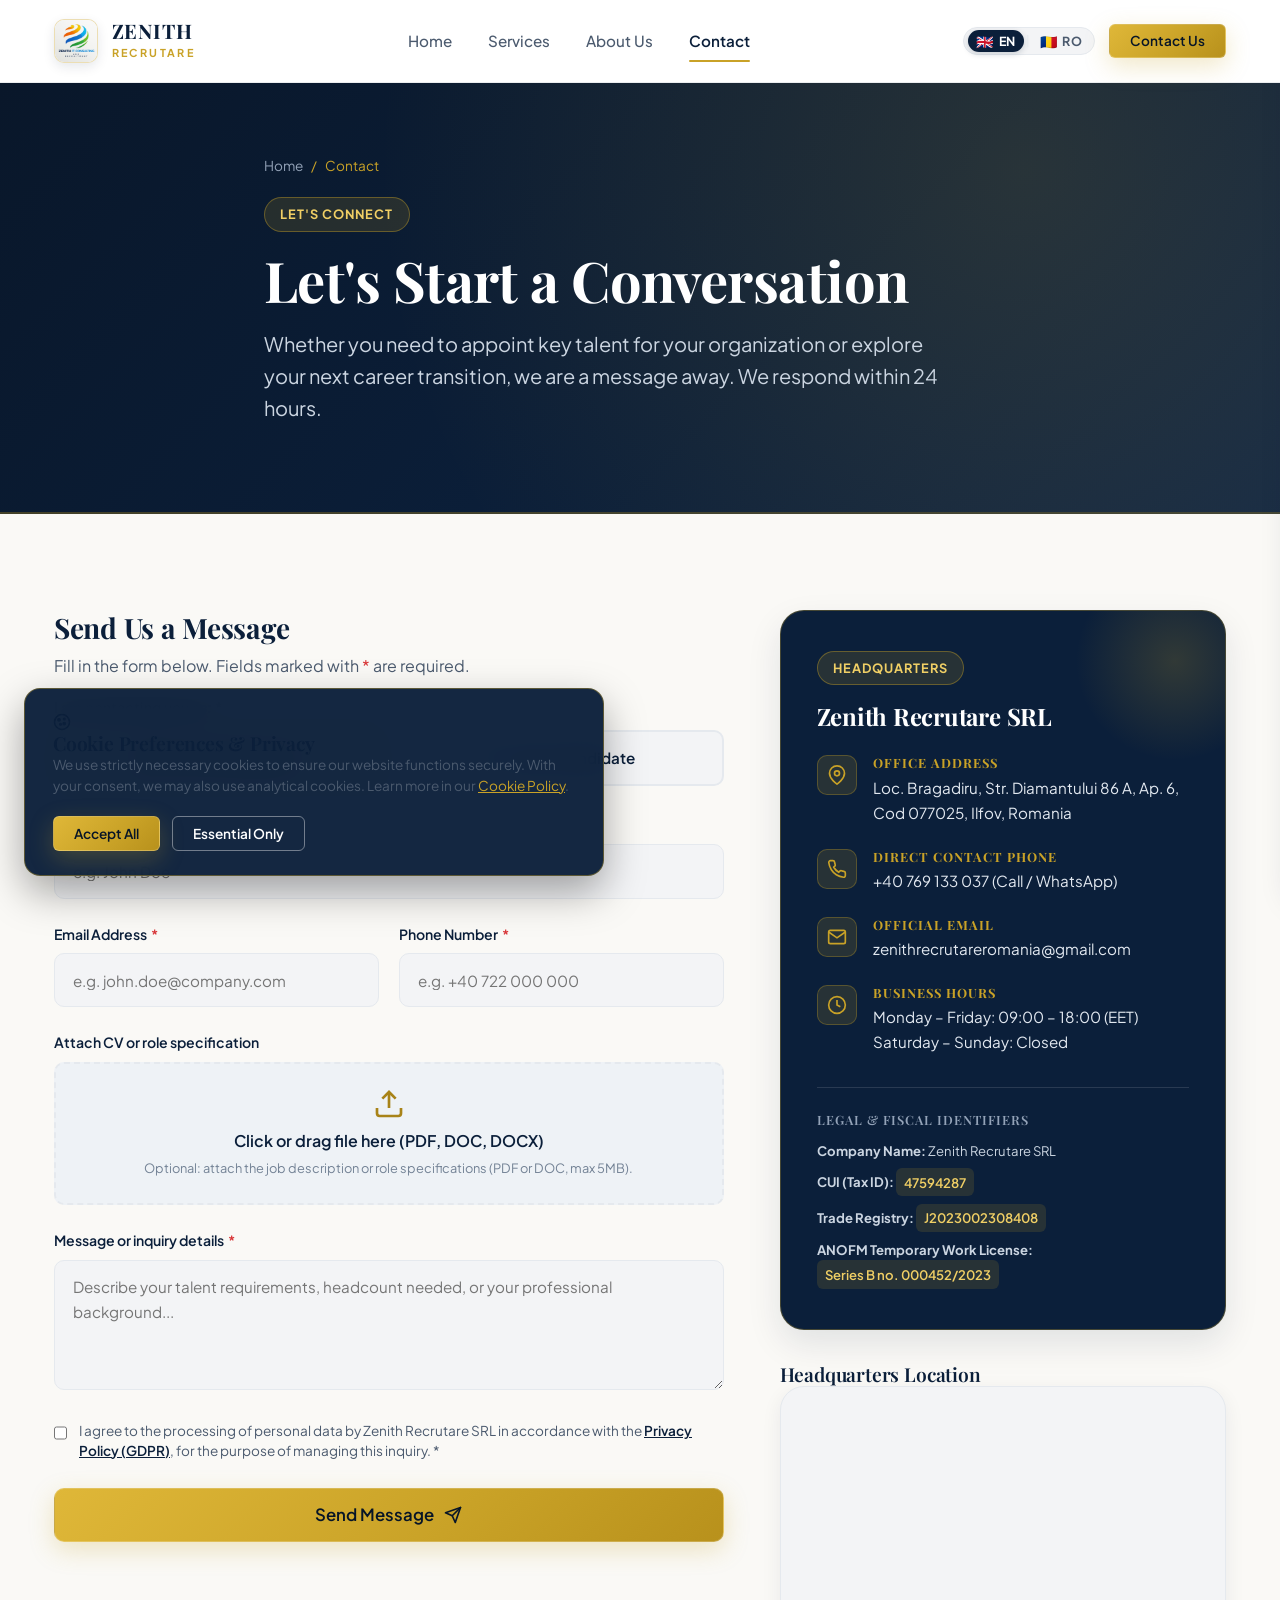
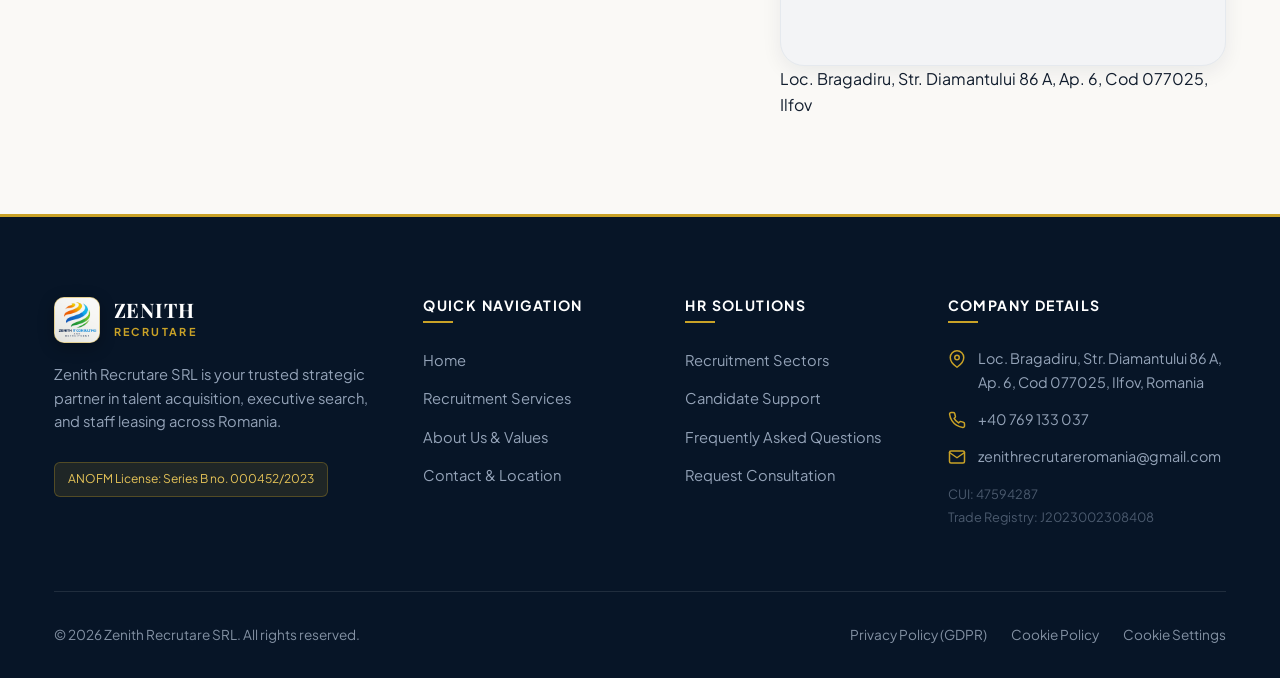
<file: contact.html>
<!DOCTYPE html>
<html lang="en">
<head>
  <meta charset="UTF-8">
  <meta name="viewport" content="width=device-width, initial-scale=1.0">
  <title>Contact & Office Location | Zenith Recrutare SRL</title>
  <meta name="description" content="Contact Zenith Recrutare SRL. Dedicated inquiry forms for employers and candidates, corporate registry details, ANOFM license, and office map in Bragadiru, Ilfov.">
  <meta name="keywords" content="contact recruitment agency Bucharest, hire talent Romania, submit CV Romania, Zenith Recrutare contact, ANOFM recruitment agency">
  <meta name="author" content="Zenith Recrutare SRL">
  <meta name="robots" content="index, follow">

  <!-- Open Graph -->
  <meta property="og:type" content="website">
  <meta property="og:url" content="https://www.zenithrecrutare.ro/en/contact.html">
  <meta property="og:title" content="Contact | Zenith Recrutare SRL">
  <meta property="og:description" content="We are here to assist your hiring and career needs. Submit an employer inquiry or send your CV directly to our senior recruitment consultants.">
  <meta property="og:locale" content="en_US">
  <meta property="og:image" content="https://images.unsplash.com/photo-1497215728101-856f4ea42174?auto=format&fit=crop&w=1200&q=80">

  <!-- Multi-Language SEO Alternatives -->
  <link rel="alternate" hreflang="ro" href="https://www.zenithrecrutare.ro/contact.html">
  <link rel="alternate" hreflang="en" href="https://www.zenithrecrutare.ro/en/contact.html">

  <!-- Favicon -->
  <link rel="icon" type="image/svg+xml" href="favicon.svg">

  <!-- Google Fonts: Playfair Display & Plus Jakarta Sans -->
  <link rel="preconnect" href="https://fonts.googleapis.com">
  <link rel="preconnect" href="https://fonts.gstatic.com" crossorigin>
  <link href="https://fonts.googleapis.com/css2?family=Playfair+Display:ital,wght@0,500;0,600;0,700;1,400&family=Plus+Jakarta+Sans:wght@400;500;600;700&display=swap" rel="stylesheet">

  <!-- Main Stylesheet -->
  <link rel="stylesheet" href="css/style.css">
</head>
<body>

  <!-- Skip Link for Accessibility -->
  <a href="#main-content" class="skip-link">Skip to main content</a>

  <!-- ==========================================================================
       HEADER & NAVIGATION
       ========================================================================== -->
  <header class="site-header" id="site-header">
    <div class="container header-container">
      <a href="index.html" class="brand-link" aria-label="Zenith Recrutare Home">
        <img src="ASSETS/logo.jpg" alt="Zenith Recrutare Logo" class="brand-logo-img" width="44" height="44">
        <div class="brand-text">
          <span class="brand-title">ZENITH</span>
          <span class="brand-subtitle">RECRUTARE</span>
        </div>
      </a>

      <!-- Desktop Navigation -->
      <nav class="nav-menu" aria-label="Main Navigation">
        <a href="index.html" class="nav-link">Home</a>
        <a href="services.html" class="nav-link">Services</a>
        <a href="about.html" class="nav-link">About Us</a>
        <a href="contact.html" class="nav-link active" aria-current="page">Contact</a>
      </nav>

      <!-- CTA, Lang Switcher & Hamburger -->
      <div class="header-cta">
        <div class="lang-switcher" aria-label="Select language">
          <a href="contact.html" class="lang-switch-btn active" title="English" aria-label="English Language">
            <span class="lang-flag">🇬🇧</span>
            <span class="lang-code">EN</span>
          </a>
          <span class="lang-switch-sep">|</span>
          <a href="ro/contact.html" class="lang-switch-btn" title="Română" aria-label="Limba Română">
            <span class="lang-flag">🇷🇴</span>
            <span class="lang-code">RO</span>
          </a>
        </div>

        <a href="contact.html" class="btn btn-primary btn-sm">Contact Us</a>
        
        <button class="hamburger" type="button" aria-label="Open navigation menu" aria-expanded="false" aria-controls="mobile-drawer">
          <span class="hamburger-line"></span>
          <span class="hamburger-line"></span>
          <span class="hamburger-line"></span>
        </button>
      </div>
    </div>
  </header>

  <!-- Mobile Drawer -->
  <div class="mobile-nav-backdrop" id="mobile-nav-backdrop"></div>
  <aside class="mobile-drawer" id="mobile-drawer" aria-label="Mobile Navigation">
    <div class="mobile-lang-box">
      <span class="mobile-lang-title">Language / Limbă</span>
      <div class="lang-switcher-pills">
        <a href="contact.html" class="lang-pill active"><span class="lang-flag">🇬🇧</span> English</a>
        <a href="ro/contact.html" class="lang-pill"><span class="lang-flag">🇷🇴</span> Română</a>
      </div>
    </div>

    <nav class="mobile-menu-list">
      <a href="index.html" class="mobile-nav-link">Home</a>
      <a href="services.html" class="mobile-nav-link">Services</a>
      <a href="about.html" class="mobile-nav-link">About Us</a>
      <a href="contact.html" class="mobile-nav-link active">Contact</a>
    </nav>
    <a href="contact.html" class="btn btn-primary btn-lg" style="width: 100%;">Contact Us</a>
    <div style="margin-top: 2rem; font-size: 0.85rem; color: var(--color-text-muted);">
      <p style="margin-bottom: 0.25rem;"><strong>Bragadiru, Ilfov, Romania</strong></p>
      <p style="margin-bottom: 0;">zenithrecrutareromania@gmail.com</p>
    </div>
  </aside>

  <!-- ==========================================================================
       MAIN CONTENT
       ========================================================================== -->
  <main id="main-content">

    <!-- PAGE BANNER / HEADER -->
    <section class="page-banner">
      <div class="container page-banner-content">
        <div class="breadcrumb-nav">
          <a href="index.html">Home</a>
          <span>/</span>
          <span>Contact</span>
        </div>
        <span class="section-badge section-badge--light">Let's Connect</span>
        <h1>Let's Start a Conversation</h1>
        <p class="lead">
          Whether you need to appoint key talent for your organization or explore your next career transition, we are a message away. We respond within 24 hours.
        </p>
      </div>
    </section>

    <!-- CONTACT SECTION: FORM & COMPANY DETAILS -->
    <section class="section" id="contact-area">
      <div class="container">
        
        <div class="contact-grid">
          
          <!-- LEFT: INTERACTIVE CONTACT FORM -->
          <div class="contact-form-card reveal-on-scroll">
            <div class="form-header">
              <h3>Send Us a Message</h3>
              <p>
                Fill in the form below. Fields marked with <span class="required" style="color: var(--color-error);">*</span> are required.
              </p>
            </div>

            <!-- Feedback Alerts -->
            <div class="form-status-alert alert-success" id="form-success-alert" role="alert">
              <svg width="24" height="24" viewBox="0 0 24 24" fill="none" stroke="currentColor" stroke-width="2.5" flex-shrink="0">
                <path d="M22 11.08V12a10 10 0 1 1-5.93-9.14"></path>
                <polyline points="22 4 12 14.01 9 11.01"></polyline>
              </svg>
              <div>
                <strong>Message sent successfully!</strong>
                <p style="margin-bottom: 0; font-size: 0.9rem;">Thank you for reaching out. A Zenith Recrutare consultant will contact you shortly.</p>
              </div>
            </div>

            <div class="form-status-alert alert-error" id="form-error-alert" role="alert">
              <svg width="24" height="24" viewBox="0 0 24 24" fill="none" stroke="currentColor" stroke-width="2.5" flex-shrink="0">
                <circle cx="12" cy="12" r="10"></circle>
                <line x1="12" y1="8" x2="12" y2="12"></line>
                <line x1="12" y1="16" x2="12.01" y2="16"></line>
              </svg>
              <div>
                <strong>A submission error occurred.</strong>
                <p style="margin-bottom: 0; font-size: 0.9rem;">Please verify your connection or email us directly at zenithrecrutareromania@gmail.com.</p>
              </div>
            </div>

            <!-- Contact Form -->
            <form id="contact-form" action="https://formspree.io/f/your-form-id" method="POST" enctype="multipart/form-data" novalidate>
              
              <!-- Inquiry Type Selector -->
              <div class="request-type-group">
                <span class="request-type-label">I am contacting you as: <span class="required">*</span></span>
                <div class="request-type-options">
                  <div class="type-option">
                    <input type="radio" id="type-angajator" name="tip_solicitare" value="angajator" checked>
                    <label for="type-angajator">
                      <svg width="18" height="18" viewBox="0 0 24 24" fill="none" stroke="currentColor" stroke-width="2">
                        <rect x="2" y="7" width="20" height="14" rx="2" ry="2"></rect>
                        <path d="M16 21V5a2 2 0 0 0-2-2h-4a2 2 0 0 0-2 2v16"></path>
                      </svg>
                      I am an Employer
                    </label>
                  </div>

                  <div class="type-option">
                    <input type="radio" id="type-candidat" name="tip_solicitare" value="candidat">
                    <label for="type-candidat">
                      <svg width="18" height="18" viewBox="0 0 24 24" fill="none" stroke="currentColor" stroke-width="2">
                        <path d="M20 21v-2a4 4 0 0 0-4-4H8a4 4 0 0 0-4 4v2"></path>
                        <circle cx="12" cy="7" r="4"></circle>
                      </svg>
                      I am a Candidate
                    </label>
                  </div>
                </div>
              </div>

              <!-- Full Name -->
              <div class="form-group">
                <label for="contact-name" class="form-label">Full Name <span class="required">*</span></label>
                <input type="text" id="contact-name" name="nume_complet" class="form-input" placeholder="e.g. John Doe" required autocomplete="name">
                <div class="form-error-msg">Please enter your full name.</div>
              </div>

              <!-- Email & Phone Row -->
              <div class="form-row">
                <div class="form-group">
                  <label for="contact-email" class="form-label">Email Address <span class="required">*</span></label>
                  <input type="email" id="contact-email" name="email" class="form-input" placeholder="e.g. john.doe@company.com" required autocomplete="email">
                  <div class="form-error-msg">Please enter a valid email address.</div>
                </div>

                <div class="form-group">
                  <label for="contact-phone" class="form-label">Phone Number <span class="required">*</span></label>
                  <input type="tel" id="contact-phone" name="telefon" class="form-input" placeholder="e.g. +40 722 000 000" required autocomplete="tel">
                  <div class="form-error-msg">Please enter a valid phone number.</div>
                </div>
              </div>

              <!-- CV / Document Upload Field -->
              <div class="form-group" id="cv-upload-group">
                <label for="cv-file" class="form-label">Attach CV or role specification</label>
                <div class="file-upload-box">
                  <input type="file" id="cv-file" name="atasament_cv" accept=".pdf,.doc,.docx">
                  <div class="file-upload-content">
                    <svg width="32" height="32" viewBox="0 0 24 24" fill="none" stroke="currentColor" stroke-width="2">
                      <path d="M21 15v4a2 2 0 0 1-2 2H5a2 2 0 0 1-2-2v-4"></path>
                      <polyline points="17 8 12 3 7 8"></polyline>
                      <line x1="12" y1="3" x2="12" y2="15"></line>
                    </svg>
                    <p style="margin-bottom: 0.25rem; font-weight: 600; color: var(--color-navy);">
                      Click or drag file here (PDF, DOC, DOCX)
                    </p>
                    <p class="upload-helper-text" style="font-size: 0.8rem; color: var(--color-text-muted); margin-bottom: 0;">
                      Maximum allowed file size: 5MB.
                    </p>
                  </div>
                </div>
                <div id="file-name-display" class="file-name-display"></div>
              </div>

              <!-- Message Textarea -->
              <div class="form-group">
                <label for="contact-message" class="form-label">Message or inquiry details <span class="required">*</span></label>
                <textarea id="contact-message" name="mesaj" class="form-textarea" placeholder="Describe your talent requirements, headcount needed, or your professional background..." required></textarea>
                <div class="form-error-msg">Please enter a message of at least 10 characters.</div>
              </div>

              <!-- GDPR Consent Checkbox -->
              <div class="checkbox-group">
                <input type="checkbox" id="gdpr-consent" name="acord_gdpr" required>
                <label for="gdpr-consent" class="checkbox-label">
                  I agree to the processing of personal data by Zenith Recrutare SRL in accordance with the <a href="#" data-open-modal="privacy-modal">Privacy Policy (GDPR)</a>, for the purpose of managing this inquiry. <span class="required">*</span>
                </label>
              </div>

              <!-- Submit Button -->
              <button type="submit" class="btn btn-primary btn-lg" style="width: 100%;">
                Send Message
                <svg width="18" height="18" viewBox="0 0 24 24" fill="none" stroke="currentColor" stroke-width="2.2" stroke-linecap="round" stroke-linejoin="round">
                  <line x1="22" y1="2" x2="11" y2="13"></line>
                  <polygon points="22 2 15 22 11 13 2 9 22 2"></polygon>
                </svg>
              </button>

            </form>

          </div>

          <!-- RIGHT COLUMN: COMPANY DETAILS & MAP -->
          <div class="contact-sidebar">
            
            <!-- Company Details Box -->
            <div class="company-details-card reveal-on-scroll">
              <span class="section-badge section-badge--light">Headquarters</span>
              <h3>Zenith Recrutare SRL</h3>
              
              <div class="company-info-list">
                
                <!-- Address -->
                <div class="company-info-item">
                  <div class="info-icon">
                    <svg width="20" height="20" viewBox="0 0 24 24" fill="none" stroke="currentColor" stroke-width="2">
                      <path d="M21 10c0 7-9 13-9 13s-9-6-9-13a9 9 0 0 1 18 0z"></path>
                      <circle cx="12" cy="10" r="3"></circle>
                    </svg>
                  </div>
                  <div class="info-content">
                    <h4>Office Address</h4>
                    <p>Loc. Bragadiru, Str. Diamantului 86 A, Ap. 6, Cod 077025, Ilfov, Romania</p>
                  </div>
                </div>

                <!-- Phone -->
                <div class="company-info-item">
                  <div class="info-icon">
                    <svg width="20" height="20" viewBox="0 0 24 24" fill="none" stroke="currentColor" stroke-width="2">
                      <path d="M22 16.92v3a2 2 0 0 1-2.18 2 19.79 19.79 0 0 1-8.63-3.07 19.5 19.5 0 0 1-6-6 19.79 19.79 0 0 1-3.07-8.67A2 2 0 0 1 4.11 2h3a2 2 0 0 1 2 1.72 12.84 12.84 0 0 0 .7 2.81 2 2 0 0 1-.45 2.11L8.09 9.91a16 16 0 0 0 6 6l1.27-1.27a2 2 0 0 1 2.11-.45 12.84 12.84 0 0 0 2.81.7A2 2 0 0 1 22 16.92z"></path>
                    </svg>
                  </div>
                  <div class="info-content">
                    <h4>Direct Contact Phone</h4>
                    <p>
                      <a href="tel:+40769133037">+40 769 133 037</a> (Call / WhatsApp)
                    </p>
                  </div>
                </div>

                <!-- Email -->
                <div class="company-info-item">
                  <div class="info-icon">
                    <svg width="20" height="20" viewBox="0 0 24 24" fill="none" stroke="currentColor" stroke-width="2">
                      <path d="M4 4h16c1.1 0 2 .9 2 2v12c0 1.1-.9 2-2 2H4c-1.1 0-2-.9-2-2V6c0-1.1.9-2 2-2z"></path>
                      <polyline points="22,6 12,13 2,6"></polyline>
                    </svg>
                  </div>
                  <div class="info-content">
                    <h4>Official Email</h4>
                    <p>
                      <a href="mailto:zenithrecrutareromania@gmail.com">zenithrecrutareromania@gmail.com</a>
                    </p>
                  </div>
                </div>

                <!-- Hours -->
                <div class="company-info-item">
                  <div class="info-icon">
                    <svg width="20" height="20" viewBox="0 0 24 24" fill="none" stroke="currentColor" stroke-width="2">
                      <circle cx="12" cy="12" r="10"></circle>
                      <polyline points="12 6 12 12 16 14"></polyline>
                    </svg>
                  </div>
                  <div class="info-content">
                    <h4>Business Hours</h4>
                    <p>Monday – Friday: 09:00 – 18:00 (EET)<br>Saturday – Sunday: Closed</p>
                  </div>
                </div>

              </div>

              <!-- Legal Identification Box -->
              <div class="legal-box">
                <h4>Legal & Fiscal Identifiers</h4>
                <div class="legal-grid">
                  <div><strong>Company Name:</strong> Zenith Recrutare SRL</div>
                  <div><strong>CUI (Tax ID):</strong> <span class="legal-badge">47594287</span></div>
                  <div><strong>Trade Registry:</strong> <span class="legal-badge">J2023002308408</span></div>
                  <div><strong>ANOFM Temporary Work License:</strong> <span class="legal-badge">Series B no. 000452/2023</span></div>
                </div>
              </div>

            </div>

            <!-- Map Card -->
            <div class="map-card reveal-on-scroll">
              <h4>Headquarters Location</h4>
              <div class="map-container">
                <iframe 
                  src="https://maps.google.com/maps?q=Strada+Diamantului+86A,+Bragadiru+077025,+Romania&amp;t=&amp;z=15&amp;ie=UTF8&amp;iwloc=&amp;output=embed" 
                  width="100%" 
                  height="260" 
                  style="border:0;" 
                  allowfullscreen="" 
                  loading="lazy" 
                  referrerpolicy="no-referrer-when-downgrade"
                  title="Zenith Recrutare Office Location in Bragadiru, Ilfov">
                </iframe>
              </div>
              <div class="map-directions">
                <span>Loc. Bragadiru, Str. Diamantului 86 A, Ap. 6, Cod 077025, Ilfov</span>
              </div>
            </div>

          </div>

        </div>

      </div>
    </section>

  </main>

  <!-- ==========================================================================
       GLOBAL FOOTER
       ========================================================================== -->
  <footer class="site-footer">
    <div class="container">
      <div class="footer-top-grid">
        
        <div class="footer-col footer-brand">
          <a href="index.html" class="brand-link" style="margin-bottom: 1rem;" aria-label="Zenith Recrutare Home">
            <img src="ASSETS/logo.jpg" alt="Zenith Recrutare Logo" class="brand-logo-img brand-logo-img--footer" width="46" height="46">
            <div class="brand-text">
              <span class="brand-title" style="color: #FFFFFF;">ZENITH</span>
              <span class="brand-subtitle">RECRUTARE</span>
            </div>
          </a>
          <p>
            Zenith Recrutare SRL is your trusted strategic partner in talent acquisition, executive search, and staff leasing across Romania.
          </p>
          <div class="footer-cert-badge">
            ANOFM License: Series B no. 000452/2023
          </div>
        </div>

        <div class="footer-col">
          <h4>Quick Navigation</h4>
          <ul class="footer-links-list">
            <li><a href="index.html">Home</a></li>
            <li><a href="services.html">Recruitment Services</a></li>
            <li><a href="about.html">About Us & Values</a></li>
            <li><a href="contact.html">Contact & Location</a></li>
          </ul>
        </div>

        <div class="footer-col">
          <h4>HR Solutions</h4>
          <ul class="footer-links-list">
            <li><a href="services.html#industrii">Recruitment Sectors</a></li>
            <li><a href="services.html#candidati">Candidate Support</a></li>
            <li><a href="services.html#faq">Frequently Asked Questions</a></li>
            <li><a href="contact.html">Request Consultation</a></li>
          </ul>
        </div>

        <div class="footer-col">
          <h4>Company Details</h4>
          <div class="footer-contact-item">
            <svg width="18" height="18" viewBox="0 0 24 24" fill="none" stroke="currentColor" stroke-width="2" stroke-linecap="round" stroke-linejoin="round" aria-hidden="true">
              <path d="M21 10c0 7-9 13-9 13s-9-6-9-13a9 9 0 0 1 18 0z"></path>
              <circle cx="12" cy="10" r="3"></circle>
            </svg>
            <span>Loc. Bragadiru, Str. Diamantului 86 A, Ap. 6, Cod 077025, Ilfov, Romania</span>
          </div>

          <div class="footer-contact-item">
            <svg width="18" height="18" viewBox="0 0 24 24" fill="none" stroke="currentColor" stroke-width="2" stroke-linecap="round" stroke-linejoin="round" aria-hidden="true">
              <path d="M22 16.92v3a2 2 0 0 1-2.18 2 19.79 19.79 0 0 1-8.63-3.07 19.5 19.5 0 0 1-6-6 19.79 19.79 0 0 1-3.07-8.67A2 2 0 0 1 4.11 2h3a2 2 0 0 1 2 1.72 12.84 12.84 0 0 0 .7 2.81 2 2 0 0 1-.45 2.11L8.09 9.91a16 16 0 0 0 6 6l1.27-1.27a2 2 0 0 1 2.11-.45 12.84 12.84 0 0 0 2.81.7A2 2 0 0 1 22 16.92z"></path>
            </svg>
            <a href="tel:+40769133037">+40 769 133 037</a>
          </div>

          <div class="footer-contact-item">
            <svg width="18" height="18" viewBox="0 0 24 24" fill="none" stroke="currentColor" stroke-width="2" stroke-linecap="round" stroke-linejoin="round" aria-hidden="true">
              <path d="M4 4h16c1.1 0 2 .9 2 2v12c0 1.1-.9 2-2 2H4c-1.1 0-2-.9-2-2V6c0-1.1.9-2 2-2z"></path>
              <polyline points="22,6 12,13 2,6"></polyline>
            </svg>
            <a href="mailto:zenithrecrutareromania@gmail.com">zenithrecrutareromania@gmail.com</a>
          </div>

          <div style="font-size: 0.8rem; color: #94A3B8; margin-top: 1rem; line-height: 1.5;">
            <p style="margin-bottom: 0.2rem;">CUI: 47594287</p>
            <p style="margin-bottom: 0;">Trade Registry: J2023002308408</p>
          </div>
        </div>

      </div>

      <div class="footer-bottom">
        <div>
          © 2026 Zenith Recrutare SRL. All rights reserved.
        </div>
        <div class="footer-legal-links">
          <a href="#" data-open-modal="privacy-modal">Privacy Policy (GDPR)</a>
          <a href="#" data-open-modal="cookie-modal">Cookie Policy</a>
          <a href="#" data-open-cookie-settings>Cookie Settings</a>
        </div>
      </div>
    </div>
  </footer>

  <!-- COOKIE BANNER -->
  <aside class="cookie-banner" id="cookie-banner" role="dialog" aria-labelledby="cookie-title" aria-describedby="cookie-desc">
    <div class="cookie-content">
      <div class="cookie-text">
        <h4 id="cookie-title">
          <svg width="18" height="18" viewBox="0 0 24 24" fill="none" stroke="currentColor" stroke-width="2" style="vertical-align: -2px; margin-right: 6px;" aria-hidden="true">
            <circle cx="12" cy="12" r="10"></circle>
            <circle cx="8" cy="9" r="1.5" fill="currentColor"></circle>
            <circle cx="15" cy="8" r="1" fill="currentColor"></circle>
            <circle cx="10" cy="15" r="1" fill="currentColor"></circle>
            <circle cx="15" cy="14" r="1.5" fill="currentColor"></circle>
          </svg>
          Cookie Preferences & Privacy
        </h4>
        <p id="cookie-desc">
          We use strictly necessary cookies to ensure our website functions securely. With your consent, we may also use analytical cookies. Learn more in our <a href="#" data-open-modal="cookie-modal">Cookie Policy</a>.
        </p>
      </div>
      <div class="cookie-actions">
        <button type="button" class="btn btn-primary btn-sm" id="cookie-accept-all">Accept All</button>
        <button type="button" class="btn btn-secondary-light btn-sm" id="cookie-accept-essential">Essential Only</button>
      </div>
    </div>
  </aside>

  <!-- PRIVACY MODAL -->
  <div class="modal-overlay" id="privacy-modal" role="dialog" aria-modal="true" aria-labelledby="privacy-modal-title">
    <div class="modal-dialog">
      <div class="modal-header">
        <h3 id="privacy-modal-title">Privacy Policy (GDPR)</h3>
        <button type="button" class="modal-close-btn" data-close-modal aria-label="Close modal dialog">
          <svg width="20" height="20" viewBox="0 0 24 24" fill="none" stroke="currentColor" stroke-width="2" stroke-linecap="round" stroke-linejoin="round">
            <line x1="18" y1="6" x2="6" y2="18"></line>
            <line x1="6" y1="6" x2="18" y2="18"></line>
          </svg>
        </button>
      </div>
      <div class="modal-body">
        <h4>1. Data Controller</h4>
        <p>This policy describes how <strong>Zenith Recrutare SRL</strong> (CUI 47594287, J2023002308408, based in Loc. Bragadiru, Str. Diamantului 86 A, Ap. 6, Cod 077025, Ilfov, Romania) collects and processes personal data under the EU GDPR framework.</p>
        <h4>2. Data Collected via Inquiry Form</h4>
        <p>We process your name, email, phone number, message details, and optionally attached curriculum vitae exclusively to fulfill your inquiry or evaluate career opportunities with your explicit consent.</p>
        <h4>3. CV Confidentiality</h4>
        <p>Your resume is stored securely and is never transmitted to prospective employers without your explicit prior authorization.</p>
        <h4>4. Your Rights</h4>
        <p>You may request access, rectification, or complete erasure of your records at any time by contacting us at <a href="mailto:zenithrecrutareromania@gmail.com">zenithrecrutareromania@gmail.com</a>.</p>
      </div>
      <div class="modal-footer">
        <button type="button" class="btn btn-primary btn-sm" data-close-modal>Understood</button>
      </div>
    </div>
  </div>

  <div class="modal-overlay" id="cookie-modal" role="dialog" aria-modal="true" aria-labelledby="cookie-modal-title">
    <div class="modal-dialog">
      <div class="modal-header">
        <h3 id="cookie-modal-title">Cookie Policy</h3>
        <button type="button" class="modal-close-btn" data-close-modal aria-label="Close modal dialog">
          <svg width="20" height="20" viewBox="0 0 24 24" fill="none" stroke="currentColor" stroke-width="2" stroke-linecap="round" stroke-linejoin="round">
            <line x1="18" y1="6" x2="6" y2="18"></line>
            <line x1="6" y1="6" x2="18" y2="18"></line>
          </svg>
        </button>
      </div>
      <div class="modal-body">
        <h4>1. Cookie Usage</h4>
        <p>Strictly necessary cookies enable form submissions and security tokens. Analytical cookies help us optimize loading speeds.</p>
      </div>
      <div class="modal-footer">
        <button type="button" class="btn btn-primary btn-sm" data-close-modal>Close</button>
      </div>
    </div>
  </div>

  <!-- Main JavaScript File -->
  <script src="js/main.js"></script>
</body>
</html>
</file>
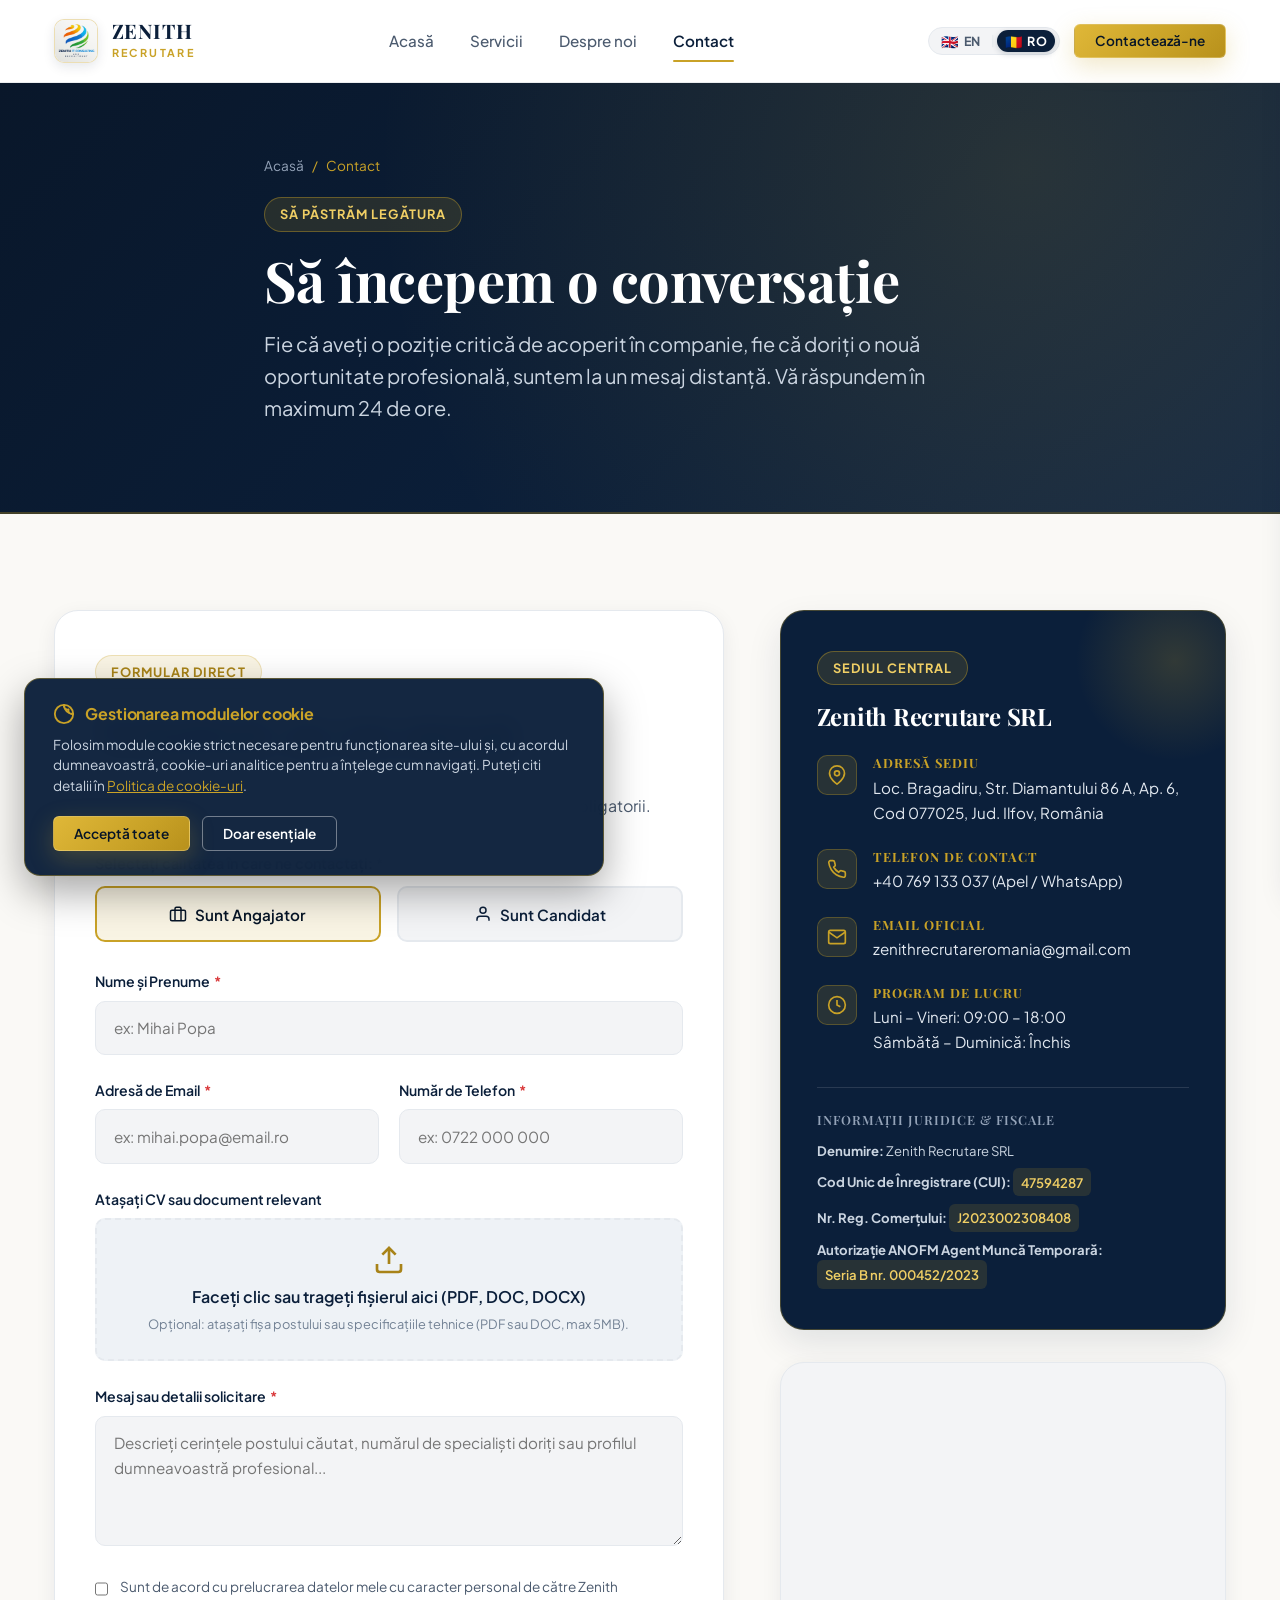
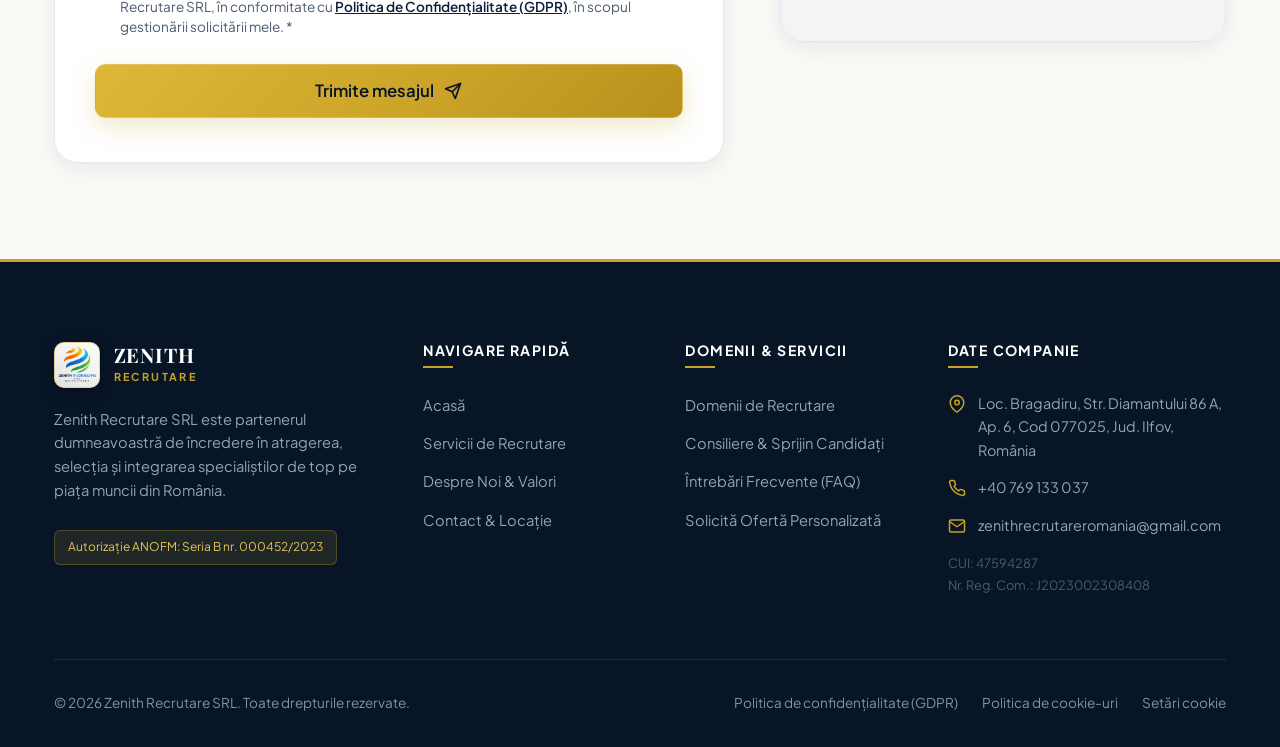
<file: ro/contact.html>
<!DOCTYPE html>
<html lang="ro">
<head>
  <meta charset="UTF-8">
  <meta name="viewport" content="width=device-width, initial-scale=1.0">
  <title>Contact & Localizare | Zenith Recrutare SRL</title>
  <meta name="description" content="Contactați echipa Zenith Recrutare SRL. Formular dedicat pentru angajatori și candidați, date companie, CUI, autorizație ANOFM și hartă sediu Bragadiru, Ilfov.">
  <meta name="keywords" content="contact recrutare Bucuresti, formular recrutare angajator, trimite CV Romania, date companie Zenith Recrutare SRL, autorizatie ANOFM">
  <meta name="author" content="Zenith Recrutare SRL">
  <meta name="robots" content="index, follow">

  <!-- Open Graph -->
  <meta property="og:type" content="website">
  <meta property="og:url" content="https://www.zenithrecrutare.ro/contact.html">
  <meta property="og:title" content="Contact | Zenith Recrutare SRL">
  <meta property="og:description" content="Suntem aici pentru a vă răspunde. Trimiteți o solicitare de recrutare sau depuneți CV-ul dumneavoastră direct consultanților noștri.">
  <meta property="og:locale" content="ro_RO">
  <meta property="og:image" content="https://images.unsplash.com/photo-1497215728101-856f4ea42174?auto=format&fit=crop&w=1200&q=80">

  <!-- Multi-Language SEO Alternatives -->
  <link rel="alternate" hreflang="ro" href="https://www.zenithrecrutare.ro/contact.html">
  <link rel="alternate" hreflang="en" href="https://www.zenithrecrutare.ro/en/contact.html">

  <!-- Favicon -->
  <link rel="icon" type="image/svg+xml" href="../favicon.svg">

  <!-- Google Fonts: Playfair Display & Plus Jakarta Sans -->
  <link rel="preconnect" href="https://fonts.googleapis.com">
  <link rel="preconnect" href="https://fonts.gstatic.com" crossorigin>
  <link href="https://fonts.googleapis.com/css2?family=Playfair+Display:ital,wght@0,500;0,600;0,700;1,400&family=Plus+Jakarta+Sans:wght@400;500;600;700&display=swap" rel="stylesheet">

  <!-- Main Stylesheet -->
  <link rel="stylesheet" href="../css/style.css">
</head>
<body>

  <!-- Skip Link for Accessibility -->
  <a href="#main-content" class="skip-link">Sari direct la conținutul principal</a>

  <!-- ==========================================================================
       HEADER & NAVIGATION
       ========================================================================== -->
  <header class="site-header" id="site-header">
    <div class="container header-container">
      <a href="index.html" class="brand-link" aria-label="Zenith Recrutare Pagina Principală">
        <img src="../ASSETS/logo.jpg" alt="Zenith Recrutare Siglă" class="brand-logo-img" width="44" height="44">
        <div class="brand-text">
          <span class="brand-title">ZENITH</span>
          <span class="brand-subtitle">RECRUTARE</span>
        </div>
      </a>

      <!-- Desktop Navigation -->
      <nav class="nav-menu" aria-label="Navigare Principală">
        <a href="index.html" class="nav-link">Acasă</a>
        <a href="servicii.html" class="nav-link">Servicii</a>
        <a href="despre-noi.html" class="nav-link">Despre noi</a>
        <a href="contact.html" class="nav-link active" aria-current="page">Contact</a>
      </nav>

      <!-- CTA, Lang Switcher & Hamburger -->
      <div class="header-cta">
        <div class="lang-switcher" aria-label="Selectează limba / Select language">
          <a href="../contact.html" class="lang-switch-btn" title="English" aria-label="English Language">
            <span class="lang-flag">🇬🇧</span>
            <span class="lang-code">EN</span>
          </a>
          <span class="lang-switch-sep">|</span>
          <a href="contact.html" class="lang-switch-btn active" title="Română" aria-label="Limba Română">
            <span class="lang-flag">🇷🇴</span>
            <span class="lang-code">RO</span>
          </a>
        </div>

        <a href="contact.html" class="btn btn-primary btn-sm">Contactează-ne</a>
        
        <button class="hamburger" type="button" aria-label="Deschide meniul de navigare" aria-expanded="false" aria-controls="mobile-drawer">
          <span class="hamburger-line"></span>
          <span class="hamburger-line"></span>
          <span class="hamburger-line"></span>
        </button>
      </div>
    </div>
  </header>

  <!-- Mobile Drawer -->
  <div class="mobile-nav-backdrop" id="mobile-nav-backdrop"></div>
  <aside class="mobile-drawer" id="mobile-drawer" aria-label="Meniu Mobil">
    <div class="mobile-lang-box">
      <span class="mobile-lang-title">Limbă / Language</span>
      <div class="lang-switcher-pills">
        <a href="../contact.html" class="lang-pill"><span class="lang-flag">🇬🇧</span> English</a>
        <a href="contact.html" class="lang-pill active"><span class="lang-flag">🇷🇴</span> Română</a>
      </div>
    </div>

    <nav class="mobile-menu-list">
      <a href="index.html" class="mobile-nav-link">Acasă</a>
      <a href="servicii.html" class="mobile-nav-link">Servicii</a>
      <a href="despre-noi.html" class="mobile-nav-link">Despre noi</a>
      <a href="contact.html" class="mobile-nav-link active">Contact</a>
    </nav>
    <a href="contact.html" class="btn btn-primary btn-lg" style="width: 100%;">Contactează-ne</a>
  </aside>

  <!-- ==========================================================================
       MAIN CONTENT
       ========================================================================== -->
  <main id="main-content">

    <!-- PAGE BANNER / HEADER -->
    <section class="page-banner">
      <div class="container page-banner-content">
        <div class="breadcrumb-nav">
          <a href="index.html">Acasă</a>
          <span>/</span>
          <span>Contact</span>
        </div>
        <span class="section-badge section-badge--light">Să Păstrăm Legătura</span>
        <h1>Să începem o conversație</h1>
        <p class="lead">
          Fie că aveți o poziție critică de acoperit în companie, fie că doriți o nouă oportunitate profesională, suntem la un mesaj distanță. Vă răspundem în maximum 24 de ore.
        </p>
      </div>
    </section>

    <!-- CONTACT SECTION (FORM + DETAILS + MAP) -->
    <section class="section" id="formular-contact">
      <div class="container">
        
        <div class="contact-grid">
          
          <!-- LEFT COLUMN: CONTACT FORM -->
          <div class="contact-card-form reveal-on-scroll">
            
            <div class="contact-form-intro">
              <span class="section-badge">Formular Direct</span>
              <h2>Trimiteți-ne un mesaj</h2>
              <div class="gold-divider gold-divider--left"></div>
              <p>
                Completați formularul de mai jos. Câmpurile marcate cu <span class="required" style="color: var(--color-error);">*</span> sunt obligatorii.
              </p>
            </div>

            <!-- Feedback Alerts (Hidden by default, shown upon form submission) -->
            <div class="form-status-alert alert-success" id="form-success-alert" role="alert">
              <svg width="24" height="24" viewBox="0 0 24 24" fill="none" stroke="currentColor" stroke-width="2.5" flex-shrink="0">
                <path d="M22 11.08V12a10 10 0 1 1-5.93-9.14"></path>
                <polyline points="22 4 12 14.01 9 11.01"></polyline>
              </svg>
              <div>
                <strong>Mesaj trimis cu succes!</strong>
                <p style="margin-bottom: 0; font-size: 0.9rem;">Vă mulțumim pentru încredere. Un consultant Zenith Recrutare vă va contacta în cel mai scurt timp.</p>
              </div>
            </div>

            <div class="form-status-alert alert-error" id="form-error-alert" role="alert">
              <svg width="24" height="24" viewBox="0 0 24 24" fill="none" stroke="currentColor" stroke-width="2.5" flex-shrink="0">
                <circle cx="12" cy="12" r="10"></circle>
                <line x1="12" y1="8" x2="12" y2="12"></line>
                <line x1="12" y1="16" x2="12.01" y2="16"></line>
              </svg>
              <div>
                <strong>A apărut o problemă la expediere.</strong>
                <p style="margin-bottom: 0; font-size: 0.9rem;">Vă rugăm să verificați conexiunea sau să ne contactați direct la zenithrecrutareromania@gmail.com.</p>
              </div>
            </div>

            <!-- 
              FORMSPREE INTEGRATION:
              Înlocuiți action="https://formspree.io/f/your-form-id" cu ID-ul real al formularului dumneavoastră Formspree.
              Exemplu: action="https://formspree.io/f/xbjvlqpo"
            -->
            <form id="contact-form" action="https://formspree.io/f/your-form-id" method="POST" enctype="multipart/form-data" novalidate>
              
              <!-- Tip Solicitare (Angajator vs Candidat) -->
              <div class="request-type-group">
                <span class="request-type-label">Selectați calitatea în care ne contactați: <span class="required">*</span></span>
                <div class="request-type-options">
                  <div class="type-option">
                    <input type="radio" id="type-angajator" name="tip_solicitare" value="angajator" checked>
                    <label for="type-angajator">
                      <svg width="18" height="18" viewBox="0 0 24 24" fill="none" stroke="currentColor" stroke-width="2">
                        <rect x="2" y="7" width="20" height="14" rx="2" ry="2"></rect>
                        <path d="M16 21V5a2 2 0 0 0-2-2h-4a2 2 0 0 0-2 2v16"></path>
                      </svg>
                      Sunt Angajator
                    </label>
                  </div>

                  <div class="type-option">
                    <input type="radio" id="type-candidat" name="tip_solicitare" value="candidat">
                    <label for="type-candidat">
                      <svg width="18" height="18" viewBox="0 0 24 24" fill="none" stroke="currentColor" stroke-width="2">
                        <path d="M20 21v-2a4 4 0 0 0-4-4H8a4 4 0 0 0-4 4v2"></path>
                        <circle cx="12" cy="7" r="4"></circle>
                      </svg>
                      Sunt Candidat
                    </label>
                  </div>
                </div>
              </div>

              <!-- Nume & Prenume -->
              <div class="form-group">
                <label for="contact-name" class="form-label">Nume și Prenume <span class="required">*</span></label>
                <input type="text" id="contact-name" name="nume_complet" class="form-input" placeholder="ex: Mihai Popa" required autocomplete="name">
                <div class="form-error-msg">Vă rugăm să introduceți numele dumneavoastră.</div>
              </div>

              <!-- Email & Telefon Row -->
              <div class="form-row">
                <div class="form-group">
                  <label for="contact-email" class="form-label">Adresă de Email <span class="required">*</span></label>
                  <input type="email" id="contact-email" name="email" class="form-input" placeholder="ex: mihai.popa@email.ro" required autocomplete="email">
                  <div class="form-error-msg">Vă rugăm să introduceți un email valid.</div>
                </div>

                <div class="form-group">
                  <label for="contact-phone" class="form-label">Număr de Telefon <span class="required">*</span></label>
                  <input type="tel" id="contact-phone" name="telefon" class="form-input" placeholder="ex: 0722 000 000" required autocomplete="tel">
                  <div class="form-error-msg">Vă rugăm să introduceți un telefon valid.</div>
                </div>
              </div>

              <!-- CV / Document Upload Field -->
              <div class="form-group" id="cv-upload-group">
                <label for="cv-file" class="form-label">Atașați CV sau document relevant</label>
                <div class="file-upload-box">
                  <input type="file" id="cv-file" name="atasament_cv" accept=".pdf,.doc,.docx">
                  <div class="file-upload-content">
                    <svg width="32" height="32" viewBox="0 0 24 24" fill="none" stroke="currentColor" stroke-width="2">
                      <path d="M21 15v4a2 2 0 0 1-2 2H5a2 2 0 0 1-2-2v-4"></path>
                      <polyline points="17 8 12 3 7 8"></polyline>
                      <line x1="12" y1="3" x2="12" y2="15"></line>
                    </svg>
                    <p style="margin-bottom: 0.25rem; font-weight: 600; color: var(--color-navy);">
                      Faceți clic sau trageți fișierul aici (PDF, DOC, DOCX)
                    </p>
                    <p class="upload-helper-text" style="font-size: 0.8rem; color: var(--color-text-muted); margin-bottom: 0;">
                      Mărime maximă permisă: 5MB.
                    </p>
                  </div>
                </div>
                <div id="file-name-display" class="file-name-display"></div>
              </div>

              <!-- Mesaj -->
              <div class="form-group">
                <label for="contact-message" class="form-label">Mesaj sau detalii solicitare <span class="required">*</span></label>
                <textarea id="contact-message" name="mesaj" class="form-textarea" placeholder="Descrieți cerințele postului căutat, numărul de specialiști doriți sau profilul dumneavoastră profesional..." required></textarea>
                <div class="form-error-msg">Vă rugăm să scrieți un mesaj de cel puțin 10 caractere.</div>
              </div>

              <!-- GDPR Consent Checkbox -->
              <div class="checkbox-group">
                <input type="checkbox" id="gdpr-consent" name="acord_gdpr" required>
                <label for="gdpr-consent" class="checkbox-label">
                  Sunt de acord cu prelucrarea datelor mele cu caracter personal de către Zenith Recrutare SRL, în conformitate cu <a href="#" data-open-modal="privacy-modal">Politica de Confidențialitate (GDPR)</a>, în scopul gestionării solicitării mele. <span class="required">*</span>
                </label>
              </div>

              <!-- Submit Button -->
              <button type="submit" class="btn btn-primary btn-lg" style="width: 100%;">
                Trimite mesajul
                <svg width="18" height="18" viewBox="0 0 24 24" fill="none" stroke="currentColor" stroke-width="2.2" stroke-linecap="round" stroke-linejoin="round">
                  <line x1="22" y1="2" x2="11" y2="13"></line>
                  <polygon points="22 2 15 22 11 13 2 9 22 2"></polygon>
                </svg>
              </button>

            </form>

          </div>

          <!-- RIGHT COLUMN: COMPANY DETAILS & MAP -->
          <div class="contact-sidebar">
            
            <!-- Company Details Box -->
            <div class="company-details-card reveal-on-scroll">
              <span class="section-badge section-badge--light">Sediul Central</span>
              <h3>Zenith Recrutare SRL</h3>
              
              <div class="company-info-list">
                
                <!-- Adresă -->
                <div class="company-info-item">
                  <div class="info-icon">
                    <svg width="20" height="20" viewBox="0 0 24 24" fill="none" stroke="currentColor" stroke-width="2">
                      <path d="M21 10c0 7-9 13-9 13s-9-6-9-13a9 9 0 0 1 18 0z"></path>
                      <circle cx="12" cy="10" r="3"></circle>
                    </svg>
                  </div>
                  <div class="info-content">
                    <h4>Adresă Sediu</h4>
                    <p>Loc. Bragadiru, Str. Diamantului 86 A, Ap. 6, Cod 077025, Jud. Ilfov, România</p>
                  </div>
                </div>

                <!-- Telefon -->
                <div class="company-info-item">
                  <div class="info-icon">
                    <svg width="20" height="20" viewBox="0 0 24 24" fill="none" stroke="currentColor" stroke-width="2">
                      <path d="M22 16.92v3a2 2 0 0 1-2.18 2 19.79 19.79 0 0 1-8.63-3.07 19.5 19.5 0 0 1-6-6 19.79 19.79 0 0 1-3.07-8.67A2 2 0 0 1 4.11 2h3a2 2 0 0 1 2 1.72 12.84 12.84 0 0 0 .7 2.81 2 2 0 0 1-.45 2.11L8.09 9.91a16 16 0 0 0 6 6l1.27-1.27a2 2 0 0 1 2.11-.45 12.84 12.84 0 0 0 2.81.7A2 2 0 0 1 22 16.92z"></path>
                    </svg>
                  </div>
                  <div class="info-content">
                    <h4>Telefon de Contact</h4>
                    <p>
                      <a href="tel:+40769133037">+40 769 133 037</a> (Apel / WhatsApp)
                    </p>
                  </div>
                </div>

                <!-- Email -->
                <div class="company-info-item">
                  <div class="info-icon">
                    <svg width="20" height="20" viewBox="0 0 24 24" fill="none" stroke="currentColor" stroke-width="2">
                      <path d="M4 4h16c1.1 0 2 .9 2 2v12c0 1.1-.9 2-2 2H4c-1.1 0-2-.9-2-2V6c0-1.1.9-2 2-2z"></path>
                      <polyline points="22,6 12,13 2,6"></polyline>
                    </svg>
                  </div>
                  <div class="info-content">
                    <h4>Email Oficial</h4>
                    <p>
                      <a href="mailto:zenithrecrutareromania@gmail.com">zenithrecrutareromania@gmail.com</a>
                    </p>
                  </div>
                </div>

                <!-- Program -->
                <div class="company-info-item">
                  <div class="info-icon">
                    <svg width="20" height="20" viewBox="0 0 24 24" fill="none" stroke="currentColor" stroke-width="2">
                      <circle cx="12" cy="12" r="10"></circle>
                      <polyline points="12 6 12 12 16 14"></polyline>
                    </svg>
                  </div>
                  <div class="info-content">
                    <h4>Program de Lucru</h4>
                    <p>Luni – Vineri: 09:00 – 18:00<br>Sâmbătă – Duminică: Închis</p>
                  </div>
                </div>

              </div>

              <!-- Legal Identification Box -->
              <div class="legal-box">
                <h4>Informații Juridice & Fiscale</h4>
                <div class="legal-grid">
                  <div><strong>Denumire:</strong> Zenith Recrutare SRL</div>
                  <div><strong>Cod Unic de Înregistrare (CUI):</strong> <span class="legal-badge">47594287</span></div>
                  <div><strong>Nr. Reg. Comerțului:</strong> <span class="legal-badge">J2023002308408</span></div>
                  <div><strong>Autorizație ANOFM Agent Muncă Temporară:</strong> <span class="legal-badge">Seria B nr. 000452/2023</span></div>
                </div>
              </div>

            </div>

            <!-- Google Maps Embed -->
            <div class="map-container reveal-on-scroll">
              <iframe 
                title="Harta sediului Zenith Recrutare SRL Bragadiru, Ilfov"
                src="https://maps.google.com/maps?q=Strada+Diamantului+86A,+Bragadiru+077025,+Romania&amp;t=&amp;z=15&amp;ie=UTF8&amp;iwloc=&amp;output=embed" 
                allowfullscreen="" 
                loading="lazy" 
                referrerpolicy="no-referrer-when-downgrade">
              </iframe>
            </div>

          </div>

        </div>

      </div>
    </section>

  </main>

  <!-- ==========================================================================
       GLOBAL FOOTER
       ========================================================================== -->
  <footer class="site-footer">
    <div class="container">
      <div class="footer-top-grid">
        
        <div class="footer-col footer-brand">
          <a href="index.html" class="brand-link" style="margin-bottom: 1rem;" aria-label="Zenith Recrutare Pagina Principală">
            <img src="../ASSETS/logo.jpg" alt="Zenith Recrutare Siglă" class="brand-logo-img brand-logo-img--footer" width="46" height="46">
            <div class="brand-text">
              <span class="brand-title" style="color: #FFFFFF;">ZENITH</span>
              <span class="brand-subtitle">RECRUTARE</span>
            </div>
          </a>
          <p>
            Zenith Recrutare SRL este partenerul dumneavoastră de încredere în atragerea, selecția și integrarea specialiștilor de top pe piața muncii din România.
          </p>
          <div class="footer-cert-badge">
            Autorizație ANOFM: Seria B nr. 000452/2023
          </div>
        </div>

        <div class="footer-col">
          <h4>Navigare Rapidă</h4>
          <ul class="footer-links-list">
            <li><a href="index.html">Acasă</a></li>
            <li><a href="servicii.html">Servicii de Recrutare</a></li>
            <li><a href="despre-noi.html">Despre Noi & Valori</a></li>
            <li><a href="contact.html">Contact & Locație</a></li>
          </ul>
        </div>

        <div class="footer-col">
          <h4>Domenii & Servicii</h4>
          <ul class="footer-links-list">
            <li><a href="servicii.html#industrii">Domenii de Recrutare</a></li>
            <li><a href="servicii.html#candidati">Consiliere & Sprijin Candidați</a></li>
            <li><a href="servicii.html#intrebari-frecvente">Întrebări Frecvente (FAQ)</a></li>
            <li><a href="contact.html">Solicită Ofertă Personalizată</a></li>
          </ul>
        </div>

        <div class="footer-col">
          <h4>Date Companie</h4>
          <div class="footer-contact-item">
            <svg width="18" height="18" viewBox="0 0 24 24" fill="none" stroke="currentColor" stroke-width="2" stroke-linecap="round" stroke-linejoin="round" aria-hidden="true">
              <path d="M21 10c0 7-9 13-9 13s-9-6-9-13a9 9 0 0 1 18 0z"></path>
              <circle cx="12" cy="10" r="3"></circle>
            </svg>
            <span>Loc. Bragadiru, Str. Diamantului 86 A, Ap. 6, Cod 077025, Jud. Ilfov, România</span>
          </div>

          <div class="footer-contact-item">
            <svg width="18" height="18" viewBox="0 0 24 24" fill="none" stroke="currentColor" stroke-width="2" stroke-linecap="round" stroke-linejoin="round" aria-hidden="true">
              <path d="M22 16.92v3a2 2 0 0 1-2.18 2 19.79 19.79 0 0 1-8.63-3.07 19.5 19.5 0 0 1-6-6 19.79 19.79 0 0 1-3.07-8.67A2 2 0 0 1 4.11 2h3a2 2 0 0 1 2 1.72 12.84 12.84 0 0 0 .7 2.81 2 2 0 0 1-.45 2.11L8.09 9.91a16 16 0 0 0 6 6l1.27-1.27a2 2 0 0 1 2.11-.45 12.84 12.84 0 0 0 2.81.7A2 2 0 0 1 22 16.92z"></path>
            </svg>
            <a href="tel:+40769133037">+40 769 133 037</a>
          </div>

          <div class="footer-contact-item">
            <svg width="18" height="18" viewBox="0 0 24 24" fill="none" stroke="currentColor" stroke-width="2" stroke-linecap="round" stroke-linejoin="round" aria-hidden="true">
              <path d="M4 4h16c1.1 0 2 .9 2 2v12c0 1.1-.9 2-2 2H4c-1.1 0-2-.9-2-2V6c0-1.1.9-2 2-2z"></path>
              <polyline points="22,6 12,13 2,6"></polyline>
            </svg>
            <a href="mailto:zenithrecrutareromania@gmail.com">zenithrecrutareromania@gmail.com</a>
          </div>

          <div style="font-size: 0.8rem; color: #94A3B8; margin-top: 1rem; line-height: 1.5;">
            <p style="margin-bottom: 0.2rem;">CUI: 47594287</p>
            <p style="margin-bottom: 0;">Nr. Reg. Com.: J2023002308408</p>
          </div>
        </div>

      </div>

      <div class="footer-bottom">
        <div>
          © 2026 Zenith Recrutare SRL. Toate drepturile rezervate.
        </div>
        <div class="footer-legal-links">
          <a href="#" data-open-modal="privacy-modal">Politica de confidențialitate (GDPR)</a>
          <a href="#" data-open-modal="cookie-modal">Politica de cookie-uri</a>
          <a href="#" data-open-cookie-settings>Setări cookie</a>
        </div>
      </div>
    </div>
  </footer>

  <!-- COOKIE BANNER -->
  <aside class="cookie-banner" id="cookie-banner" role="dialog" aria-labelledby="cookie-title" aria-describedby="cookie-desc">
    <div class="cookie-header">
      <svg width="22" height="22" viewBox="0 0 24 24" fill="none" stroke="#C9A227" stroke-width="2" stroke-linecap="round" stroke-linejoin="round" aria-hidden="true">
        <circle cx="12" cy="12" r="10"></circle>
        <path d="M12 2a10 10 0 0 0 10 10 4 4 0 0 1-5-5 4 4 0 0 1-5-5"></path>
      </svg>
      <h4 id="cookie-title">Gestionarea modulelor cookie</h4>
    </div>
    <p class="cookie-text" id="cookie-desc">
      Folosim module cookie strict necesare pentru funcționarea site-ului și, cu acordul dumneavoastră, cookie-uri analitice pentru a înțelege cum navigați. Puteți citi detalii în <a href="#" data-open-modal="cookie-modal">Politica de cookie-uri</a>.
    </p>
    <div class="cookie-actions">
      <button type="button" class="btn btn-primary btn-sm" id="cookie-accept-all">Acceptă toate</button>
      <button type="button" class="btn btn-secondary-light btn-sm" id="cookie-accept-essential">Doar esențiale</button>
    </div>
  </aside>

  <!-- MODALS -->
  <div class="modal-overlay" id="privacy-modal" role="dialog" aria-modal="true" aria-labelledby="privacy-modal-title">
    <div class="modal-dialog">
      <div class="modal-header">
        <h3 id="privacy-modal-title">Politica de Confidențialitate (GDPR)</h3>
        <button type="button" class="modal-close-btn" data-close-modal aria-label="Închide fereastra modală">
          <svg width="20" height="20" viewBox="0 0 24 24" fill="none" stroke="currentColor" stroke-width="2" stroke-linecap="round" stroke-linejoin="round">
            <line x1="18" y1="6" x2="6" y2="18"></line>
            <line x1="6" y1="6" x2="18" y2="18"></line>
          </svg>
        </button>
      </div>
      <div class="modal-body">
        <h4>1. Operatorul datelor</h4>
        <p>Această politică descrie modul în care <strong>Zenith Recrutare SRL</strong> (CUI 47594287, J2023002308408, sediu în Loc. Bragadiru, Str. Diamantului 86 A, Ap. 6, Cod 077025, Jud. Ilfov, România) colectează și prelucrează datele dumneavoastră cu caracter personal, în conformitate cu Regulamentul (UE) 2016/679 (GDPR).</p>
        <h4>2. Datele colectate prin formularul de contact</h4>
        <p>Colectăm numele, adresa de email, numărul de telefon, mesajul și, opțional, CV-ul atașat. Aceste date sunt utilizate exclusiv pentru a vă răspunde la solicitare și pentru a vă include în procesele de selecție cu consimțământul dumneavoastră explicit.</p>
        <h4>3. Confidențialitatea CV-urilor</h4>
        <p>CV-ul dumneavoastră este stocat în condiții de securitate și nu este transmis niciunui potențial angajator fără acceptul dumneavoastră prealabil.</p>
        <h4>4. Drepturile dumneavoastră</h4>
        <p>Puteți solicita oricând ștergerea sau actualizarea datelor dumneavoastră scriind la <a href="mailto:zenithrecrutareromania@gmail.com">zenithrecrutareromania@gmail.com</a>.</p>
      </div>
      <div class="modal-footer">
        <button type="button" class="btn btn-primary btn-sm" data-close-modal>Am înțeles</button>
      </div>
    </div>
  </div>

  <div class="modal-overlay" id="cookie-modal" role="dialog" aria-modal="true" aria-labelledby="cookie-modal-title">
    <div class="modal-dialog">
      <div class="modal-header">
        <h3 id="cookie-modal-title">Politica privind Modulele Cookie</h3>
        <button type="button" class="modal-close-btn" data-close-modal aria-label="Închide fereastra modală">
          <svg width="20" height="20" viewBox="0 0 24 24" fill="none" stroke="currentColor" stroke-width="2" stroke-linecap="round" stroke-linejoin="round">
            <line x1="18" y1="6" x2="6" y2="18"></line>
            <line x1="6" y1="6" x2="18" y2="18"></line>
          </svg>
        </button>
      </div>
      <div class="modal-body">
        <h4>1. Ce sunt modulele cookie?</h4>
        <p>Mici fișiere text pentru reținerea preferințelor de sesiune și analiză de trafic.</p>
        <h4>2. Opțiuni de control</h4>
        <p>Puteți refuza cookie-urile neesențiale oricând din meniul de setări.</p>
      </div>
      <div class="modal-footer">
        <button type="button" class="btn btn-primary btn-sm" data-close-modal>Închide</button>
      </div>
    </div>
  </div>

  <!-- Main JavaScript File -->
  <script src="../js/main.js"></script>
</body>
</html>
</file>
<file: css/style.css>
/* ==========================================================================
   ZENITH RECRUTARE SRL - DESIGN SYSTEM & STYLESHEET
   Market: Romania | Language: Romanian (ro)
   Color Palette: Deep Navy (#0B1F3A), Warm Gold (#C9A227), Off-White (#FAF9F6)
   Typography: Playfair Display (Headings), Plus Jakarta Sans (Body)
   ========================================================================== */

/* --------------------------------------------------------------------------
   1. CSS VARIABLES & DESIGN TOKENS
   -------------------------------------------------------------------------- */
:root {
  /* Colors */
  --color-navy: #0B1F3A;
  --color-navy-dark: #071527;
  --color-navy-light: #162E52;
  --color-navy-surface: #102441;
  --color-navy-border: rgba(255, 255, 255, 0.1);

  --color-gold: #C9A227;
  --color-gold-hover: #DFB738;
  --color-gold-dark: #A88318;
  --color-gold-subtle: rgba(201, 162, 39, 0.12);
  --color-gold-glow: rgba(201, 162, 39, 0.35);

  --color-bg-body: #FAF9F6;
  --color-bg-card: #FFFFFF;
  --color-bg-muted: #F3F4F6;
  --color-bg-subtle: #EEF2F6;

  --color-text-primary: #121E2E;
  --color-text-secondary: #4B5A6E;
  --color-text-muted: #738295;
  --color-text-inverse: #FFFFFF;
  --color-text-gold: #B68E18;

  --color-border: #E5E9EE;
  --color-border-focus: #C9A227;

  --color-success: #1E824C;
  --color-success-bg: #EAF7EE;
  --color-error: #D9383A;
  --color-error-bg: #FDF2F2;

  /* Typography */
  --font-heading: 'Playfair Display', Georgia, serif;
  --font-body: 'Plus Jakarta Sans', system-ui, -apple-system, BlinkMacSystemFont, 'Segoe UI', Roboto, sans-serif;

  /* Spacing */
  --space-xs: 0.25rem;  /* 4px */
  --space-sm: 0.5rem;   /* 8px */
  --space-md: 1rem;     /* 16px */
  --space-lg: 1.5rem;   /* 24px */
  --space-xl: 2rem;     /* 32px */
  --space-2xl: 3rem;    /* 48px */
  --space-3xl: 4.5rem;  /* 72px */
  --space-4xl: 6rem;    /* 96px */

  /* Shadows */
  --shadow-sm: 0 2px 8px rgba(11, 31, 58, 0.05);
  --shadow-md: 0 6px 20px rgba(11, 31, 58, 0.07);
  --shadow-lg: 0 14px 34px rgba(11, 31, 58, 0.1);
  --shadow-xl: 0 22px 50px rgba(11, 31, 58, 0.14);
  --shadow-gold: 0 8px 24px rgba(201, 162, 39, 0.25);

  /* Border Radius */
  --radius-sm: 6px;
  --radius-md: 10px;
  --radius-lg: 16px;
  --radius-xl: 24px;
  --radius-pill: 9999px;

  /* Transitions */
  --transition-fast: 0.2s cubic-bezier(0.16, 1, 0.3, 1);
  --transition-normal: 0.3s cubic-bezier(0.16, 1, 0.3, 1);
  --transition-slow: 0.5s cubic-bezier(0.16, 1, 0.3, 1);

  /* Container */
  --container-max-width: 1220px;
  --container-padding: 1.5rem;
  --header-height: 82px;
}

/* --------------------------------------------------------------------------
   2. RESET & BASE STYLES
   -------------------------------------------------------------------------- */
*, *::before, *::after {
  box-sizing: border-box;
  margin: 0;
  padding: 0;
}

html {
  font-size: 16px;
  scroll-behavior: smooth;
  -webkit-text-size-adjust: 100%;
}

body {
  font-family: var(--font-body);
  font-size: 1rem;
  line-height: 1.65;
  color: var(--color-text-primary);
  background-color: var(--color-bg-body);
  -webkit-font-smoothing: antialiased;
  -moz-osx-font-smoothing: grayscale;
  overflow-x: hidden;
  display: flex;
  flex-direction: column;
  min-height: 100vh;
}

main {
  flex: 1 0 auto;
}

img, svg, video {
  max-width: 100%;
  height: auto;
  display: block;
}

a {
  color: inherit;
  text-decoration: none;
  transition: color var(--transition-fast);
}

ul, ol {
  list-style: none;
}

button, input, textarea, select {
  font: inherit;
  color: inherit;
  border: none;
  background: none;
  outline: none;
}

button {
  cursor: pointer;
}

:focus-visible {
  outline: 2px solid var(--color-gold);
  outline-offset: 3px;
  border-radius: var(--radius-sm);
}

.skip-link {
  position: absolute;
  top: -100px;
  left: 20px;
  background: var(--color-gold);
  color: var(--color-navy);
  padding: 0.75rem 1.5rem;
  font-weight: 700;
  border-radius: var(--radius-md);
  z-index: 9999;
  transition: top var(--transition-fast);
}
.skip-link:focus {
  top: 20px;
}

/* --------------------------------------------------------------------------
   3. TYPOGRAPHY & UTILITIES
   -------------------------------------------------------------------------- */
h1, h2, h3, h4, h5, h6 {
  font-family: var(--font-heading);
  font-weight: 700;
  line-height: 1.25;
  color: var(--color-navy);
  letter-spacing: -0.01em;
}

h1 {
  font-size: clamp(2.25rem, 5vw, 3.5rem);
  line-height: 1.15;
}

h2 {
  font-size: clamp(1.85rem, 4vw, 2.65rem);
  margin-bottom: var(--space-md);
}

h3 {
  font-size: clamp(1.35rem, 2.5vw, 1.75rem);
  margin-bottom: var(--space-sm);
}

h4 {
  font-size: 1.2rem;
  font-weight: 600;
}

p {
  margin-bottom: var(--space-md);
  color: var(--color-text-secondary);
}

p.lead {
  font-size: clamp(1.05rem, 2vw, 1.25rem);
  line-height: 1.6;
  color: var(--color-text-secondary);
}

.text-gold { color: var(--color-gold); }
.text-navy { color: var(--color-navy); }
.text-center { text-align: center; }
.text-muted { color: var(--color-text-muted); }

.container {
  width: 100%;
  max-width: var(--container-max-width);
  margin-left: auto;
  margin-right: auto;
  padding-left: var(--container-padding);
  padding-right: var(--container-padding);
}

.section {
  padding-top: var(--space-4xl);
  padding-bottom: var(--space-4xl);
  position: relative;
}

.section--sm {
  padding-top: var(--space-2xl);
  padding-bottom: var(--space-2xl);
}

.section-header {
  max-width: 680px;
  margin-left: auto;
  margin-right: auto;
  margin-bottom: var(--space-3xl);
  text-align: center;
}

.section-badge {
  display: inline-flex;
  align-items: center;
  gap: 0.5rem;
  padding: 0.35rem 0.95rem;
  background-color: var(--color-gold-subtle);
  color: var(--color-gold-dark);
  border: 1px solid rgba(201, 162, 39, 0.25);
  font-family: var(--font-body);
  font-size: 0.8rem;
  font-weight: 700;
  text-transform: uppercase;
  letter-spacing: 0.08em;
  border-radius: var(--radius-pill);
  margin-bottom: var(--space-md);
}

.section-badge--light {
  background-color: rgba(201, 162, 39, 0.15);
  color: #F0CF65;
  border-color: rgba(201, 162, 39, 0.4);
}

.gold-divider {
  width: 60px;
  height: 3px;
  background: linear-gradient(90deg, var(--color-gold), transparent);
  margin: var(--space-md) auto;
  border-radius: var(--radius-pill);
}

.gold-divider--left {
  margin-left: 0;
  margin-right: auto;
}

/* --------------------------------------------------------------------------
   4. BUTTONS & INTERACTIVE ELEMENTS
   -------------------------------------------------------------------------- */
.btn {
  display: inline-flex;
  align-items: center;
  justify-content: center;
  gap: 0.65rem;
  padding: 0.85rem 1.85rem;
  font-family: var(--font-body);
  font-weight: 600;
  font-size: 0.95rem;
  line-height: 1;
  border-radius: var(--radius-md);
  transition: all var(--transition-normal);
  text-align: center;
  white-space: nowrap;
  user-select: none;
  cursor: pointer;
}

.btn-primary {
  background: linear-gradient(135deg, #DFB738 0%, #C9A227 60%, #B8911C 100%);
  color: #071527;
  border: 1px solid rgba(255, 255, 255, 0.2);
  box-shadow: var(--shadow-gold);
}
.btn-primary:hover {
  background: linear-gradient(135deg, #ECD054 0%, #D4AE2C 60%, #C1991E 100%);
  box-shadow: 0 10px 28px rgba(201, 162, 39, 0.38);
  transform: translateY(-2px);
  color: #050E1A;
}

.btn-secondary {
  background-color: transparent;
  color: var(--color-navy);
  border: 1.5px solid var(--color-navy);
}
.btn-secondary:hover {
  background-color: var(--color-navy);
  color: var(--color-text-inverse);
  transform: translateY(-2px);
  box-shadow: var(--shadow-md);
}

.btn-secondary-light {
  background-color: transparent;
  color: #FFFFFF;
  border: 1.5px solid rgba(255, 255, 255, 0.4);
}
.btn-secondary-light:hover {
  background-color: rgba(255, 255, 255, 0.12);
  border-color: #FFFFFF;
  color: #FFFFFF;
  transform: translateY(-2px);
}

.btn-sm {
  padding: 0.6rem 1.25rem;
  font-size: 0.85rem;
  border-radius: var(--radius-sm);
}

.btn-lg {
  padding: 1.05rem 2.25rem;
  font-size: 1.05rem;
  border-radius: var(--radius-md);
}

.btn-icon-right svg {
  transition: transform var(--transition-fast);
}
.btn:hover .btn-icon-right svg {
  transform: translateX(4px);
}

/* --------------------------------------------------------------------------
   5. HEADER & NAVIGATION
   -------------------------------------------------------------------------- */
.site-header {
  position: sticky;
  top: 0;
  left: 0;
  width: 100%;
  z-index: 1000;
  background-color: rgba(255, 255, 255, 0.94);
  backdrop-filter: blur(14px);
  -webkit-backdrop-filter: blur(14px);
  border-bottom: 1px solid rgba(11, 31, 58, 0.08);
  transition: all var(--transition-normal);
}

.site-header.scrolled {
  background-color: rgba(255, 255, 255, 0.98);
  box-shadow: 0 4px 20px rgba(11, 31, 58, 0.07);
}

.header-container {
  display: flex;
  align-items: center;
  justify-content: space-between;
  height: var(--header-height);
}

.brand-link {
  display: flex;
  align-items: center;
  gap: 0.85rem;
  text-decoration: none;
}

/* Company Logo Image from ASSETS */
.brand-logo-img {
  width: 44px;
  height: 44px;
  border-radius: 10px;
  object-fit: cover;
  border: 1px solid rgba(201, 162, 39, 0.35);
  box-shadow: 0 4px 12px rgba(11, 31, 58, 0.1);
  flex-shrink: 0;
  background-color: #FFFFFF;
  transition: transform var(--transition-normal);
}
.brand-link:hover .brand-logo-img {
  transform: scale(1.06) rotate(3deg);
}

.brand-logo-img--footer {
  width: 46px;
  height: 46px;
  border-color: rgba(201, 162, 39, 0.5);
  box-shadow: 0 4px 16px rgba(0, 0, 0, 0.3);
}

.brand-text {
  display: flex;
  flex-direction: column;
}

.brand-title {
  font-family: var(--font-heading);
  font-size: 1.25rem;
  font-weight: 700;
  letter-spacing: 0.04em;
  color: var(--color-navy);
  line-height: 1.1;
}

.brand-subtitle {
  font-family: var(--font-body);
  font-size: 0.68rem;
  font-weight: 700;
  letter-spacing: 0.22em;
  color: var(--color-gold);
  text-transform: uppercase;
  margin-top: 2px;
}

.nav-menu {
  display: flex;
  align-items: center;
  gap: 2.25rem;
}

.nav-link {
  font-size: 0.95rem;
  font-weight: 500;
  color: var(--color-text-secondary);
  position: relative;
  padding: 0.5rem 0;
  transition: color var(--transition-fast);
}

.nav-link:hover { color: var(--color-navy); }

.nav-link.active {
  color: var(--color-navy);
  font-weight: 600;
}

.nav-link.active::after {
  content: '';
  position: absolute;
  bottom: 0;
  left: 0;
  width: 100%;
  height: 2px;
  background-color: var(--color-gold);
  border-radius: 2px;
}

.header-cta {
  display: flex;
  align-items: center;
  gap: 0.85rem;
}

/* Language Switcher (Header) */
.lang-switcher {
  display: inline-flex;
  align-items: center;
  background-color: var(--color-bg-muted);
  border: 1px solid var(--color-border);
  border-radius: var(--radius-pill);
  padding: 2px 4px;
  gap: 2px;
}

.lang-switch-btn {
  display: inline-flex;
  align-items: center;
  gap: 4px;
  padding: 4px 8px;
  border-radius: var(--radius-pill);
  font-family: var(--font-body);
  font-size: 0.78rem;
  font-weight: 700;
  letter-spacing: 0.04em;
  color: var(--color-text-secondary);
  text-decoration: none;
  transition: all var(--transition-fast);
  line-height: 1;
}

.lang-switch-btn .lang-flag {
  font-size: 0.88rem;
  line-height: 1;
}

.lang-switch-btn:hover {
  color: var(--color-navy);
  background-color: rgba(11, 31, 58, 0.06);
}

.lang-switch-btn.active {
  background-color: var(--color-navy);
  color: #FFFFFF;
  box-shadow: 0 2px 6px rgba(11, 31, 58, 0.18);
}

.lang-switch-sep {
  color: var(--color-border);
  font-size: 0.75rem;
  user-select: none;
}

/* Language Switcher in Mobile Drawer */
.mobile-lang-box {
  margin-bottom: 1.75rem;
  padding: 1rem;
  background-color: var(--color-bg-muted);
  border: 1px solid var(--color-border);
  border-radius: var(--radius-md);
}

.mobile-lang-title {
  display: block;
  font-size: 0.75rem;
  font-weight: 700;
  text-transform: uppercase;
  letter-spacing: 0.08em;
  color: var(--color-text-muted);
  margin-bottom: 0.65rem;
}

.lang-switcher-pills {
  display: grid;
  grid-template-columns: 1fr 1fr;
  gap: 0.5rem;
}

.lang-pill {
  display: inline-flex;
  align-items: center;
  justify-content: center;
  gap: 6px;
  padding: 0.55rem 0.65rem;
  border-radius: var(--radius-sm);
  background-color: #FFFFFF;
  border: 1px solid var(--color-border);
  color: var(--color-navy);
  font-size: 0.85rem;
  font-weight: 600;
  text-decoration: none;
  transition: all var(--transition-fast);
}

.lang-pill:hover {
  border-color: var(--color-gold);
}

.lang-pill.active {
  background-color: var(--color-navy);
  color: #FFFFFF;
  border-color: var(--color-navy);
  box-shadow: 0 2px 8px rgba(11, 31, 58, 0.15);
}

/* Mobile Hamburger Toggle */
.hamburger {
  display: none;
  flex-direction: column;
  justify-content: center;
  align-items: center;
  width: 44px;
  height: 44px;
  border-radius: var(--radius-sm);
  background: var(--color-bg-muted);
  border: 1px solid var(--color-border);
  cursor: pointer;
  z-index: 1001;
  padding: 0;
}

.hamburger-line {
  width: 22px;
  height: 2px;
  background-color: var(--color-navy);
  border-radius: 2px;
  transition: all var(--transition-normal);
}
.hamburger-line:not(:last-child) {
  margin-bottom: 5px;
}

.hamburger.is-active .hamburger-line:nth-child(1) {
  transform: translateY(7px) rotate(45deg);
}
.hamburger.is-active .hamburger-line:nth-child(2) {
  opacity: 0;
  transform: translateX(-10px);
}
.hamburger.is-active .hamburger-line:nth-child(3) {
  transform: translateY(-7px) rotate(-45deg);
}

/* Mobile Drawer */
.mobile-nav-backdrop {
  position: fixed;
  inset: 0;
  background: rgba(11, 31, 58, 0.6);
  backdrop-filter: blur(4px);
  z-index: 998;
  opacity: 0;
  visibility: hidden;
  transition: opacity var(--transition-normal), visibility var(--transition-normal);
}

.mobile-nav-backdrop.is-open {
  opacity: 1;
  visibility: visible;
}

.mobile-drawer {
  position: fixed;
  top: 0;
  right: -320px;
  width: 300px;
  max-width: 85vw;
  height: 100vh;
  background-color: #FFFFFF;
  z-index: 999;
  display: flex;
  flex-direction: column;
  padding: 5.5rem 1.75rem 2rem;
  box-shadow: -8px 0 30px rgba(11, 31, 58, 0.15);
  transition: right var(--transition-normal);
  overflow-y: auto;
}

.mobile-drawer.is-open {
  right: 0;
}

.mobile-menu-list {
  display: flex;
  flex-direction: column;
  gap: 1.25rem;
  margin-bottom: 2rem;
}

.mobile-nav-link {
  font-size: 1.15rem;
  font-weight: 600;
  color: var(--color-navy);
  padding: 0.5rem 0;
  border-bottom: 1px solid var(--color-border);
  display: block;
}
.mobile-nav-link.active {
  color: var(--color-gold-dark);
}

/* --------------------------------------------------------------------------
   6. HERO SECTIONS
   -------------------------------------------------------------------------- */
.hero-home {
  position: relative;
  background: linear-gradient(180deg, #F9FAF0 0%, #FAF9F6 50%, #F5F7FA 100%);
  padding: 4.5rem 0 5.5rem;
  overflow: hidden;
}

.hero-home::before {
  content: '';
  position: absolute;
  top: -20%;
  right: -10%;
  width: 600px;
  height: 600px;
  background: radial-gradient(circle, rgba(201, 162, 39, 0.08) 0%, rgba(11, 31, 58, 0) 70%);
  border-radius: 50%;
  pointer-events: none;
}

.hero-grid {
  display: grid;
  grid-template-columns: 1.1fr 0.9fr;
  align-items: center;
  gap: 3.5rem;
}

.hero-content {
  position: relative;
  z-index: 2;
}

.hero-actions {
  display: flex;
  flex-wrap: wrap;
  gap: 1rem;
  margin-top: 2rem;
  margin-bottom: 2.5rem;
}

.hero-metrics {
  display: flex;
  flex-wrap: wrap;
  align-items: center;
  gap: 1.75rem;
  padding-top: 1.5rem;
  border-top: 1px solid rgba(11, 31, 58, 0.1);
}

.hero-metric-item {
  display: flex;
  align-items: center;
  gap: 0.65rem;
}

.hero-metric-icon {
  width: 28px;
  height: 28px;
  border-radius: 50%;
  background: var(--color-gold-subtle);
  color: var(--color-gold-dark);
  display: flex;
  align-items: center;
  justify-content: center;
  flex-shrink: 0;
}

.hero-metric-text {
  font-size: 0.85rem;
  color: var(--color-text-secondary);
  font-weight: 500;
  line-height: 1.3;
}

.hero-metric-text strong {
  display: block;
  color: var(--color-navy);
  font-weight: 700;
}

.hero-visual {
  position: relative;
  z-index: 2;
}

.hero-image-card {
  position: relative;
  border-radius: var(--radius-xl);
  overflow: hidden;
  box-shadow: var(--shadow-xl);
  border: 1px solid rgba(255, 255, 255, 0.8);
  aspect-ratio: 4/3.4;
  background-color: var(--color-navy);
}

.hero-image-card img {
  width: 100%;
  height: 100%;
  object-fit: cover;
  transition: transform var(--transition-slow);
}
.hero-image-card:hover img {
  transform: scale(1.03);
}

.floating-stat-badge {
  position: absolute;
  bottom: 20px;
  left: 20px;
  background: rgba(11, 31, 58, 0.9);
  backdrop-filter: blur(10px);
  -webkit-backdrop-filter: blur(10px);
  border: 1px solid rgba(201, 162, 39, 0.35);
  border-radius: var(--radius-lg);
  padding: 1rem 1.25rem;
  color: #FFFFFF;
  display: flex;
  align-items: center;
  gap: 0.9rem;
  box-shadow: 0 10px 30px rgba(0, 0, 0, 0.25);
  animation: floatSubtle 4s ease-in-out infinite alternate;
}

.floating-stat-badge--top {
  top: 24px;
  right: 20px;
  bottom: auto;
  left: auto;
  background: rgba(255, 255, 255, 0.95);
  color: var(--color-navy);
  border: 1px solid var(--color-border);
  animation-delay: -2s;
}

.floating-badge-icon {
  width: 40px;
  height: 40px;
  background: linear-gradient(135deg, var(--color-gold) 0%, var(--color-gold-dark) 100%);
  border-radius: var(--radius-md);
  display: flex;
  align-items: center;
  justify-content: center;
  color: var(--color-navy-dark);
  flex-shrink: 0;
}

.floating-badge-content h4 {
  font-family: var(--font-heading);
  font-size: 1.15rem;
  font-weight: 700;
  line-height: 1.1;
  color: inherit;
}

.floating-badge-content p {
  font-size: 0.75rem;
  margin-bottom: 0;
  color: inherit;
  opacity: 0.85;
}

@keyframes floatSubtle {
  0% { transform: translateY(0px); }
  100% { transform: translateY(-8px); }
}

/* Inner Page Banner */
.page-banner {
  background: linear-gradient(135deg, #09172A 0%, #0B1F3A 60%, #122846 100%);
  color: #FFFFFF;
  padding: 4.5rem 0 4.5rem;
  position: relative;
  overflow: hidden;
  border-bottom: 2px solid rgba(201, 162, 39, 0.3);
}

.page-banner::before {
  content: '';
  position: absolute;
  inset: 0;
  background: radial-gradient(circle at 80% 20%, rgba(201, 162, 39, 0.15) 0%, transparent 60%);
  pointer-events: none;
}

.page-banner-content {
  position: relative;
  z-index: 2;
  max-width: 800px;
}

.page-banner h1 {
  color: #FFFFFF;
  margin-bottom: var(--space-md);
}

.page-banner p.lead {
  color: #CBD5E1;
  max-width: 680px;
}

.breadcrumb-nav {
  display: flex;
  align-items: center;
  gap: 0.5rem;
  font-size: 0.85rem;
  color: var(--color-gold);
  margin-bottom: 1.25rem;
}
.breadcrumb-nav a { color: #94A3B8; }
.breadcrumb-nav a:hover { color: #FFFFFF; }

/* --------------------------------------------------------------------------
   7. BENEFIT CARDS ("De ce Zenith Recrutare")
   -------------------------------------------------------------------------- */
.benefits-grid {
  display: grid;
  grid-template-columns: repeat(auto-fit, minmax(260px, 1fr));
  gap: 1.75rem;
}

.benefit-card {
  background-color: var(--color-bg-card);
  padding: 2.25rem 1.85rem;
  border-radius: var(--radius-lg);
  border: 1px solid var(--color-border);
  box-shadow: var(--shadow-sm);
  transition: all var(--transition-normal);
  position: relative;
  display: flex;
  flex-direction: column;
}

.benefit-card::before {
  content: '';
  position: absolute;
  top: 0;
  left: 0;
  width: 100%;
  height: 4px;
  background: linear-gradient(90deg, var(--color-gold), transparent);
  border-top-left-radius: var(--radius-lg);
  border-top-right-radius: var(--radius-lg);
  opacity: 0;
  transition: opacity var(--transition-normal);
}

.benefit-card:hover {
  transform: translateY(-6px);
  box-shadow: var(--shadow-lg);
  border-color: rgba(201, 162, 39, 0.4);
}

.benefit-card:hover::before { opacity: 1; }

.benefit-icon-wrapper {
  width: 56px;
  height: 56px;
  border-radius: var(--radius-md);
  background-color: var(--color-gold-subtle);
  color: var(--color-gold-dark);
  display: flex;
  align-items: center;
  justify-content: center;
  margin-bottom: 1.5rem;
  transition: transform var(--transition-fast);
}

.benefit-card:hover .benefit-icon-wrapper {
  background-color: var(--color-navy);
  color: var(--color-gold);
  transform: scale(1.08);
}

.benefit-card h3 {
  font-size: 1.3rem;
  margin-bottom: 0.75rem;
}

.benefit-card p {
  font-size: 0.95rem;
  line-height: 1.6;
  margin-bottom: 0;
}

/* --------------------------------------------------------------------------
   8. PROCESS STEPS ("Cum lucrăm")
   -------------------------------------------------------------------------- */
.process-section { background-color: #FFFFFF; }

.process-steps-grid {
  display: grid;
  grid-template-columns: repeat(4, 1fr);
  gap: 1.75rem;
  position: relative;
}

.process-steps-grid::before {
  content: '';
  position: absolute;
  top: 40px;
  left: 60px;
  right: 60px;
  height: 2px;
  background: repeating-linear-gradient(90deg, var(--color-gold), var(--color-gold) 6px, transparent 6px, transparent 12px);
  z-index: 1;
}

.step-card {
  position: relative;
  z-index: 2;
  text-align: center;
  padding: 0 0.5rem;
}

.step-number {
  width: 64px;
  height: 64px;
  border-radius: 50%;
  background: #FFFFFF;
  border: 2px solid var(--color-gold);
  color: var(--color-navy);
  font-family: var(--font-heading);
  font-size: 1.5rem;
  font-weight: 700;
  display: flex;
  align-items: center;
  justify-content: center;
  margin: 0 auto 1.5rem;
  box-shadow: 0 6px 16px rgba(11, 31, 58, 0.08);
  transition: all var(--transition-normal);
}

.step-card:hover .step-number {
  background: var(--color-gold);
  color: #071527;
  transform: scale(1.1);
  box-shadow: var(--shadow-gold);
}

.step-card h3 {
  font-size: 1.2rem;
  margin-bottom: 0.65rem;
}

.step-card p {
  font-size: 0.9rem;
  line-height: 1.55;
  margin-bottom: 0;
}

/* --------------------------------------------------------------------------
   9. SERVICES OVERVIEW & DETAILED SERVICES
   -------------------------------------------------------------------------- */
.services-summary-grid {
  display: grid;
  grid-template-columns: repeat(auto-fit, minmax(270px, 1fr));
  gap: 2rem;
}

.service-summary-card {
  background: #FFFFFF;
  border-radius: var(--radius-lg);
  padding: 2.25rem 2rem;
  border: 1px solid var(--color-border);
  box-shadow: var(--shadow-sm);
  display: flex;
  flex-direction: column;
  justify-content: space-between;
  transition: all var(--transition-normal);
}

.service-summary-card:hover {
  transform: translateY(-6px);
  box-shadow: var(--shadow-lg);
  border-color: rgba(11, 31, 58, 0.2);
}

.service-card-tag {
  font-size: 0.75rem;
  font-weight: 700;
  text-transform: uppercase;
  letter-spacing: 0.08em;
  color: var(--color-gold-dark);
  margin-bottom: 0.75rem;
  display: block;
}

.service-link {
  display: inline-flex;
  align-items: center;
  gap: 0.4rem;
  font-size: 0.9rem;
  font-weight: 700;
  color: var(--color-navy);
  margin-top: 1.25rem;
  transition: gap var(--transition-fast), color var(--transition-fast);
}

.service-link:hover {
  color: var(--color-gold-dark);
  gap: 0.7rem;
}

.services-split-group { margin-bottom: 4.5rem; }

.services-group-title {
  display: flex;
  align-items: center;
  gap: 1rem;
  margin-bottom: 2rem;
  padding-bottom: 1rem;
  border-bottom: 2px solid var(--color-border);
}

.services-detailed-grid {
  display: grid;
  grid-template-columns: repeat(auto-fit, minmax(320px, 1fr));
  gap: 2rem;
}

.service-item-box {
  background: #FFFFFF;
  border: 1px solid var(--color-border);
  border-radius: var(--radius-lg);
  padding: 2.25rem;
  box-shadow: var(--shadow-sm);
  transition: all var(--transition-normal);
  display: flex;
  flex-direction: column;
}

.service-item-box:hover {
  box-shadow: var(--shadow-md);
  border-color: rgba(201, 162, 39, 0.35);
  transform: translateY(-4px);
}

.service-features-list {
  margin: 1.25rem 0 1.5rem;
  display: flex;
  flex-direction: column;
  gap: 0.65rem;
}

.service-features-list li {
  display: flex;
  align-items: flex-start;
  gap: 0.65rem;
  font-size: 0.92rem;
  color: var(--color-text-secondary);
}

.service-features-list li svg {
  color: var(--color-gold-dark);
  flex-shrink: 0;
  margin-top: 3px;
}

/* Industries Visual Grid */
.industries-grid {
  display: grid;
  grid-template-columns: repeat(auto-fit, minmax(280px, 1fr));
  gap: 1.5rem;
}

.industry-card {
  position: relative;
  border-radius: var(--radius-lg);
  overflow: hidden;
  min-height: 220px;
  background: var(--color-navy);
  display: flex;
  flex-direction: column;
  justify-content: flex-end;
  padding: 1.75rem;
  color: #FFFFFF;
  box-shadow: var(--shadow-md);
  transition: all var(--transition-normal);
}

.industry-card-bg {
  position: absolute;
  inset: 0;
  width: 100%;
  height: 100%;
  object-fit: cover;
  opacity: 0.28;
  transition: transform var(--transition-slow), opacity var(--transition-normal);
}

.industry-card:hover .industry-card-bg {
  transform: scale(1.08);
  opacity: 0.38;
}

.industry-card::before {
  content: '';
  position: absolute;
  inset: 0;
  background: linear-gradient(180deg, rgba(11, 31, 58, 0.2) 0%, rgba(11, 31, 58, 0.88) 80%);
  z-index: 1;
}

.industry-content {
  position: relative;
  z-index: 2;
}

.industry-icon {
  width: 44px;
  height: 44px;
  border-radius: var(--radius-md);
  background: rgba(201, 162, 39, 0.2);
  border: 1px solid rgba(201, 162, 39, 0.4);
  color: var(--color-gold);
  display: flex;
  align-items: center;
  justify-content: center;
  margin-bottom: 1rem;
}

.industry-card h3 {
  color: #FFFFFF;
  font-size: 1.3rem;
  margin-bottom: 0.4rem;
}

.industry-card p {
  color: #E2E8F0;
  font-size: 0.85rem;
  margin-bottom: 0;
  line-height: 1.45;
}

/* FAQ Accordion */
.faq-container {
  max-width: 820px;
  margin: 0 auto;
}

.faq-item {
  background: #FFFFFF;
  border: 1px solid var(--color-border);
  border-radius: var(--radius-md);
  margin-bottom: 1rem;
  overflow: hidden;
  transition: all var(--transition-fast);
}

.faq-item.is-active {
  border-color: rgba(201, 162, 39, 0.5);
  box-shadow: var(--shadow-sm);
}

.faq-question {
  width: 100%;
  padding: 1.35rem 1.5rem;
  text-align: left;
  display: flex;
  justify-content: space-between;
  align-items: center;
  gap: 1rem;
  font-family: var(--font-body);
  font-weight: 600;
  font-size: 1.05rem;
  color: var(--color-navy);
  cursor: pointer;
  background: transparent;
  transition: background-color var(--transition-fast);
}

.faq-question:hover {
  background-color: var(--color-bg-muted);
}

.faq-icon {
  width: 28px;
  height: 28px;
  border-radius: 50%;
  background: var(--color-bg-muted);
  display: flex;
  align-items: center;
  justify-content: center;
  flex-shrink: 0;
  transition: transform var(--transition-normal), background var(--transition-normal);
  color: var(--color-navy);
}

.faq-item.is-active .faq-icon {
  transform: rotate(180deg);
  background: var(--color-gold);
  color: var(--color-navy-dark);
}

.faq-answer {
  max-height: 0;
  overflow: hidden;
  transition: max-height 0.35s cubic-bezier(0, 1, 0, 1), padding 0.35s ease;
  padding: 0 1.5rem;
}

.faq-item.is-active .faq-answer {
  max-height: 400px;
  padding: 0 1.5rem 1.5rem;
}

.faq-answer p {
  margin-bottom: 0;
  color: var(--color-text-secondary);
  font-size: 0.95rem;
  line-height: 1.6;
}

/* --------------------------------------------------------------------------
   10. DESPRE NOI - STORY, VALUES, STATS & TEAM
   -------------------------------------------------------------------------- */
.story-grid {
  display: grid;
  grid-template-columns: 1fr 1fr;
  align-items: center;
  gap: 4rem;
  margin-bottom: 5rem;
}

.story-image-wrap {
  position: relative;
  border-radius: var(--radius-xl);
  overflow: hidden;
  box-shadow: var(--shadow-xl);
  border: 1px solid var(--color-border);
  aspect-ratio: 4/3.2;
}

.story-image-wrap img {
  width: 100%;
  height: 100%;
  object-fit: cover;
}

/* Stats Row */
.stats-banner {
  background: linear-gradient(135deg, #09172A 0%, #0B1F3A 100%);
  border-radius: var(--radius-xl);
  padding: 3.5rem 2.5rem;
  color: #FFFFFF;
  margin: 4.5rem 0;
  box-shadow: var(--shadow-xl);
  border: 1px solid rgba(201, 162, 39, 0.25);
  position: relative;
  overflow: hidden;
}

.stats-grid {
  display: grid;
  grid-template-columns: repeat(4, 1fr);
  gap: 2rem;
  text-align: center;
  position: relative;
  z-index: 2;
}

.stat-item {
  padding: 0 1rem;
}
.stat-item:not(:last-child) {
  border-right: 1px solid rgba(255, 255, 255, 0.12);
}

.stat-number {
  font-family: var(--font-heading);
  font-size: clamp(2.4rem, 4vw, 3.4rem);
  font-weight: 700;
  color: var(--color-gold);
  line-height: 1;
  margin-bottom: 0.5rem;
}

.stat-label {
  font-size: 0.95rem;
  color: #CBD5E1;
  font-weight: 500;
  line-height: 1.4;
}

/* Values Grid */
.values-grid {
  display: grid;
  grid-template-columns: repeat(auto-fit, minmax(260px, 1fr));
  gap: 2rem;
}

.value-card {
  background: #FFFFFF;
  border: 1px solid var(--color-border);
  border-radius: var(--radius-lg);
  padding: 2.25rem 2rem;
  box-shadow: var(--shadow-sm);
  transition: all var(--transition-normal);
}

.value-card:hover {
  transform: translateY(-4px);
  box-shadow: var(--shadow-md);
  border-color: rgba(201, 162, 39, 0.4);
}

.value-number {
  font-family: var(--font-heading);
  font-size: 2rem;
  font-weight: 700;
  color: rgba(201, 162, 39, 0.35);
  margin-bottom: 0.5rem;
}

/* Team Grid */
.team-grid {
  display: grid;
  grid-template-columns: repeat(auto-fit, minmax(280px, 1fr));
  gap: 2.25rem;
}

.team-card {
  background: #FFFFFF;
  border-radius: var(--radius-lg);
  overflow: hidden;
  border: 1px solid var(--color-border);
  box-shadow: var(--shadow-sm);
  transition: all var(--transition-normal);
  display: flex;
  flex-direction: column;
}

.team-card:hover {
  transform: translateY(-6px);
  box-shadow: var(--shadow-lg);
}

.team-avatar-wrapper {
  position: relative;
  width: 100%;
  aspect-ratio: 1/1.05;
  overflow: hidden;
  background-color: var(--color-navy);
}

.team-avatar-wrapper img {
  width: 100%;
  height: 100%;
  object-fit: cover;
  transition: transform var(--transition-slow);
}

.team-card:hover .team-avatar-wrapper img {
  transform: scale(1.05);
}

.team-info {
  padding: 1.75rem;
  flex: 1;
  display: flex;
  flex-direction: column;
}

.team-info h3 {
  font-size: 1.25rem;
  margin-bottom: 0.25rem;
}

.team-role {
  color: var(--color-gold-dark);
  font-size: 0.85rem;
  font-weight: 700;
  text-transform: uppercase;
  letter-spacing: 0.05em;
  margin-bottom: 0.85rem;
}

.team-bio {
  font-size: 0.9rem;
  color: var(--color-text-secondary);
  line-height: 1.55;
  margin-bottom: 1.25rem;
  flex: 1;
}

.team-social {
  display: flex;
  align-items: center;
  gap: 0.75rem;
  border-top: 1px solid var(--color-border);
  padding-top: 1rem;
}

.social-link {
  width: 34px;
  height: 34px;
  border-radius: 50%;
  background: var(--color-bg-muted);
  color: var(--color-navy);
  display: flex;
  align-items: center;
  justify-content: center;
  transition: all var(--transition-fast);
}

.social-link:hover {
  background: var(--color-navy);
  color: #FFFFFF;
}

/* --------------------------------------------------------------------------
   11. CONTACT PAGE - FORM & DETAILS
   -------------------------------------------------------------------------- */
.contact-grid {
  display: grid;
  grid-template-columns: 1.2fr 0.8fr;
  gap: 3.5rem;
  align-items: flex-start;
}

.contact-card-form {
  background: #FFFFFF;
  border: 1px solid var(--color-border);
  border-radius: var(--radius-xl);
  padding: 2.75rem 2.5rem;
  box-shadow: var(--shadow-md);
}

.contact-form-intro { margin-bottom: 2rem; }

/* Request Type Switcher */
.request-type-group { margin-bottom: 1.75rem; }

.request-type-label {
  display: block;
  font-size: 0.9rem;
  font-weight: 600;
  color: var(--color-navy);
  margin-bottom: 0.65rem;
}

.request-type-options {
  display: grid;
  grid-template-columns: 1fr 1fr;
  gap: 1rem;
}

.type-option { position: relative; }

.type-option input[type="radio"] {
  position: absolute;
  opacity: 0;
  pointer-events: none;
}

.type-option label {
  display: flex;
  align-items: center;
  justify-content: center;
  gap: 0.5rem;
  padding: 0.85rem 1rem;
  background-color: var(--color-bg-muted);
  border: 2px solid var(--color-border);
  border-radius: var(--radius-md);
  font-weight: 600;
  font-size: 0.95rem;
  color: var(--color-navy);
  cursor: pointer;
  transition: all var(--transition-fast);
}

.type-option input[type="radio"]:checked + label {
  background-color: var(--color-gold-subtle);
  border-color: var(--color-gold);
  color: var(--color-navy-dark);
}

/* Form Controls */
.form-row {
  display: grid;
  grid-template-columns: 1fr 1fr;
  gap: 1.25rem;
}

.form-group {
  margin-bottom: 1.5rem;
  position: relative;
}

.form-label {
  display: block;
  font-size: 0.88rem;
  font-weight: 600;
  color: var(--color-navy);
  margin-bottom: 0.45rem;
}

.form-label .required {
  color: var(--color-error);
  margin-left: 2px;
}

.form-input, .form-textarea, .form-select {
  width: 100%;
  padding: 0.85rem 1.15rem;
  background: var(--color-bg-muted);
  border: 1.5px solid var(--color-border);
  border-radius: var(--radius-md);
  font-size: 0.95rem;
  color: var(--color-text-primary);
  transition: all var(--transition-fast);
}

.form-input:focus, .form-textarea:focus, .form-select:focus {
  background: #FFFFFF;
  border-color: var(--color-gold);
  box-shadow: 0 0 0 3px rgba(201, 162, 39, 0.15);
}

.form-input.is-invalid, .form-textarea.is-invalid {
  border-color: var(--color-error);
  background-color: var(--color-error-bg);
}

.form-error-msg {
  display: none;
  font-size: 0.8rem;
  color: var(--color-error);
  margin-top: 0.35rem;
}

.form-group.has-error .form-error-msg {
  display: block;
}

.form-textarea {
  min-height: 130px;
  resize: vertical;
}

/* File Upload styling */
.file-upload-box {
  border: 2px dashed var(--color-border);
  border-radius: var(--radius-md);
  padding: 1.5rem 1rem;
  text-align: center;
  background-color: var(--color-bg-subtle);
  cursor: pointer;
  transition: all var(--transition-fast);
  position: relative;
}

.file-upload-box:hover, .file-upload-box.drag-over {
  border-color: var(--color-gold);
  background-color: var(--color-gold-subtle);
}

.file-upload-box input[type="file"] {
  position: absolute;
  inset: 0;
  width: 100%;
  height: 100%;
  opacity: 0;
  cursor: pointer;
}

.file-upload-content svg {
  margin: 0 auto 0.5rem;
  color: var(--color-gold-dark);
}

.file-name-display {
  display: none;
  font-size: 0.85rem;
  font-weight: 600;
  color: var(--color-navy);
  margin-top: 0.5rem;
}

/* GDPR Checkbox */
.checkbox-group {
  display: flex;
  align-items: flex-start;
  gap: 0.75rem;
  margin-bottom: 1.75rem;
}

.checkbox-group input[type="checkbox"] {
  width: 18px;
  height: 18px;
  margin-top: 3px;
  accent-color: var(--color-gold);
  cursor: pointer;
}

.checkbox-label {
  font-size: 0.85rem;
  color: var(--color-text-secondary);
  line-height: 1.45;
}

.checkbox-label a {
  color: var(--color-navy);
  text-decoration: underline;
  font-weight: 600;
}
.checkbox-label a:hover {
  color: var(--color-gold-dark);
}

/* Form Feedback status */
.form-status-alert {
  display: none;
  padding: 1.25rem;
  border-radius: var(--radius-md);
  margin-bottom: 1.5rem;
  font-size: 0.95rem;
}

.form-status-alert.is-visible {
  display: flex !important;
  align-items: center;
  gap: 0.75rem;
}

.form-status-alert.alert-success {
  background-color: var(--color-success-bg);
  border: 1px solid var(--color-success);
  color: #145A32;
}

.form-status-alert.alert-error {
  background-color: var(--color-error-bg);
  border: 1px solid var(--color-error);
  color: var(--color-error);
}

/* Company Details Card */
.contact-sidebar {
  display: flex;
  flex-direction: column;
  gap: 2rem;
}

.company-details-card {
  background: var(--color-navy);
  color: #FFFFFF;
  border-radius: var(--radius-xl);
  padding: 2.5rem 2.25rem;
  box-shadow: var(--shadow-lg);
  border: 1px solid rgba(201, 162, 39, 0.3);
  position: relative;
  overflow: hidden;
}

.company-details-card::before {
  content: '';
  position: absolute;
  top: -50px;
  right: -50px;
  width: 200px;
  height: 200px;
  background: radial-gradient(circle, rgba(201, 162, 39, 0.2) 0%, transparent 70%);
  border-radius: 50%;
  pointer-events: none;
}

.company-details-card h3 {
  color: #FFFFFF;
  margin-bottom: 1.5rem;
  font-size: 1.5rem;
}

.company-info-list {
  display: flex;
  flex-direction: column;
  gap: 1.5rem;
}

.company-info-item {
  display: flex;
  align-items: flex-start;
  gap: 1rem;
}

.info-icon {
  width: 40px;
  height: 40px;
  border-radius: 10px;
  background: rgba(201, 162, 39, 0.15);
  border: 1px solid rgba(201, 162, 39, 0.3);
  color: var(--color-gold);
  display: flex;
  align-items: center;
  justify-content: center;
  flex-shrink: 0;
}

.info-content h4 {
  font-size: 0.8rem;
  font-weight: 700;
  text-transform: uppercase;
  letter-spacing: 0.08em;
  color: var(--color-gold);
  margin-bottom: 0.2rem;
}

.info-content p, .info-content a {
  font-size: 0.95rem;
  color: #E2E8F0;
  margin-bottom: 0;
}

.info-content a:hover { color: var(--color-gold); }

/* Legal Identification Box */
.legal-box {
  margin-top: 2rem;
  padding-top: 1.5rem;
  border-top: 1px solid rgba(255, 255, 255, 0.12);
}

.legal-box h4 {
  font-size: 0.8rem;
  text-transform: uppercase;
  letter-spacing: 0.08em;
  color: #94A3B8;
  margin-bottom: 0.75rem;
}

.legal-grid {
  display: grid;
  grid-template-columns: 1fr;
  gap: 0.45rem;
  font-size: 0.82rem;
  color: #CBD5E1;
}

.legal-badge {
  display: inline-block;
  background: rgba(201, 162, 39, 0.15);
  padding: 0.2rem 0.5rem;
  border-radius: var(--radius-sm);
  color: #F0CF65;
  font-weight: 600;
}

/* Google Map Embed */
.map-container {
  border-radius: var(--radius-xl);
  overflow: hidden;
  box-shadow: var(--shadow-md);
  border: 1px solid var(--color-border);
  height: 280px;
  background-color: var(--color-bg-muted);
  position: relative;
}

.map-container iframe {
  width: 100%;
  height: 100%;
  border: none;
  filter: grayscale(15%) contrast(105%);
}

/* --------------------------------------------------------------------------
   12. CALL TO ACTION BANNER (GLOBAL)
   -------------------------------------------------------------------------- */
.cta-banner {
  background: linear-gradient(135deg, #09172A 0%, #0B1F3A 60%, #15325B 100%);
  color: #FFFFFF;
  border-radius: var(--radius-xl);
  padding: 4.5rem 3rem;
  text-align: center;
  box-shadow: var(--shadow-xl);
  border: 1px solid rgba(201, 162, 39, 0.35);
  position: relative;
  overflow: hidden;
}

.cta-banner::before {
  content: '';
  position: absolute;
  top: 0;
  left: 50%;
  transform: translateX(-50%);
  width: 500px;
  height: 300px;
  background: radial-gradient(circle, rgba(201, 162, 39, 0.18) 0%, transparent 70%);
  pointer-events: none;
}

.cta-banner h2 {
  color: #FFFFFF;
  font-size: clamp(1.85rem, 3.5vw, 2.75rem);
  margin-bottom: 1rem;
  position: relative;
  z-index: 2;
}

.cta-banner p {
  color: #CBD5E1;
  max-width: 620px;
  margin: 0 auto 2.25rem;
  font-size: 1.15rem;
  position: relative;
  z-index: 2;
}

.cta-actions {
  display: flex;
  justify-content: center;
  flex-wrap: wrap;
  gap: 1.25rem;
  position: relative;
  z-index: 2;
}

/* --------------------------------------------------------------------------
   13. FOOTER
   -------------------------------------------------------------------------- */
.site-footer {
  background-color: var(--color-navy-dark);
  color: #CBD5E1;
  padding-top: 5rem;
  padding-bottom: 2rem;
  border-top: 3px solid var(--color-gold);
  margin-top: auto;
}

.footer-top-grid {
  display: grid;
  grid-template-columns: 1.5fr 1fr 1fr 1.3fr;
  gap: 3rem;
  margin-bottom: 4rem;
}

.footer-col h4 {
  font-family: var(--font-body);
  font-size: 0.88rem;
  font-weight: 700;
  text-transform: uppercase;
  letter-spacing: 0.1em;
  color: #FFFFFF;
  margin-bottom: 1.5rem;
  position: relative;
  padding-bottom: 0.5rem;
}

.footer-col h4::after {
  content: '';
  position: absolute;
  bottom: 0;
  left: 0;
  width: 30px;
  height: 2px;
  background-color: var(--color-gold);
}

.footer-brand p {
  font-size: 0.92rem;
  color: #94A3B8;
  margin-top: 1.25rem;
  line-height: 1.6;
  max-width: 320px;
}

.footer-links-list {
  display: flex;
  flex-direction: column;
  gap: 0.75rem;
}

.footer-links-list a {
  font-size: 0.92rem;
  color: #94A3B8;
  transition: all var(--transition-fast);
  display: inline-block;
}

.footer-links-list a:hover {
  color: var(--color-gold);
  transform: translateX(4px);
}

.footer-contact-item {
  display: flex;
  align-items: flex-start;
  gap: 0.75rem;
  font-size: 0.9rem;
  color: #94A3B8;
  margin-bottom: 0.85rem;
}

.footer-contact-item svg {
  color: var(--color-gold);
  flex-shrink: 0;
  margin-top: 3px;
}

.footer-contact-item a:hover { color: #FFFFFF; }

.footer-cert-badge {
  display: inline-block;
  margin-top: 0.75rem;
  padding: 0.4rem 0.8rem;
  background: rgba(201, 162, 39, 0.12);
  border: 1px solid rgba(201, 162, 39, 0.3);
  border-radius: var(--radius-sm);
  font-size: 0.75rem;
  color: #E5C358;
}

.footer-bottom {
  padding-top: 2rem;
  border-top: 1px solid rgba(255, 255, 255, 0.1);
  display: flex;
  align-items: center;
  justify-content: space-between;
  flex-wrap: wrap;
  gap: 1.25rem;
  font-size: 0.85rem;
  color: #8391A3;
}

.footer-legal-links {
  display: flex;
  align-items: center;
  gap: 1.5rem;
}

.footer-legal-links a, .footer-legal-links button {
  color: #8391A3;
  font-size: 0.85rem;
  transition: color var(--transition-fast);
}

.footer-legal-links a:hover, .footer-legal-links button:hover {
  color: var(--color-gold);
}

/* --------------------------------------------------------------------------
   14. COOKIE CONSENT BANNER
   -------------------------------------------------------------------------- */
.cookie-banner {
  position: fixed;
  bottom: 24px;
  left: 24px;
  right: 24px;
  max-width: 580px;
  background: rgba(11, 31, 58, 0.96);
  backdrop-filter: blur(14px);
  -webkit-backdrop-filter: blur(14px);
  color: #FFFFFF;
  padding: 1.5rem 1.75rem;
  border-radius: var(--radius-lg);
  border: 1px solid rgba(201, 162, 39, 0.4);
  box-shadow: 0 16px 40px rgba(0, 0, 0, 0.35);
  z-index: 9999;
  display: none;
  animation: slideUpCookie 0.4s cubic-bezier(0.16, 1, 0.3, 1) forwards;
}

.cookie-banner.is-visible { display: block; }

@keyframes slideUpCookie {
  from {
    opacity: 0;
    transform: translateY(30px);
  }
  to {
    opacity: 1;
    transform: translateY(0);
  }
}

.cookie-header {
  display: flex;
  align-items: center;
  gap: 0.65rem;
  margin-bottom: 0.65rem;
}

.cookie-header h4 {
  font-family: var(--font-body);
  font-size: 1rem;
  font-weight: 700;
  color: var(--color-gold);
  margin-bottom: 0;
}

.cookie-text {
  font-size: 0.85rem;
  color: #CBD5E1;
  line-height: 1.5;
  margin-bottom: 1.25rem;
}

.cookie-text a {
  color: var(--color-gold);
  text-decoration: underline;
}

.cookie-actions {
  display: flex;
  align-items: center;
  gap: 0.75rem;
  flex-wrap: wrap;
}

/* --------------------------------------------------------------------------
   15. MODALS (PRIVACY & COOKIE POLICIES)
   -------------------------------------------------------------------------- */
.modal-overlay {
  position: fixed;
  inset: 0;
  background: rgba(11, 31, 58, 0.75);
  backdrop-filter: blur(6px);
  -webkit-backdrop-filter: blur(6px);
  z-index: 10000;
  display: flex;
  align-items: center;
  justify-content: center;
  padding: 1.5rem;
  opacity: 0;
  visibility: hidden;
  transition: opacity var(--transition-normal), visibility var(--transition-normal);
}

.modal-overlay.is-open {
  opacity: 1;
  visibility: visible;
}

.modal-dialog {
  background: #FFFFFF;
  border-radius: var(--radius-xl);
  max-width: 720px;
  width: 100%;
  max-height: 85vh;
  display: flex;
  flex-direction: column;
  box-shadow: 0 25px 60px rgba(0, 0, 0, 0.3);
  transform: scale(0.95);
  transition: transform var(--transition-normal);
}

.modal-overlay.is-open .modal-dialog { transform: scale(1); }

.modal-header {
  padding: 1.5rem 2rem;
  border-bottom: 1px solid var(--color-border);
  display: flex;
  align-items: center;
  justify-content: space-between;
}

.modal-header h3 {
  font-size: 1.35rem;
  margin-bottom: 0;
}

.modal-close-btn {
  width: 36px;
  height: 36px;
  border-radius: 50%;
  background: var(--color-bg-muted);
  display: flex;
  align-items: center;
  justify-content: center;
  color: var(--color-navy);
  cursor: pointer;
  transition: all var(--transition-fast);
}

.modal-close-btn:hover {
  background: var(--color-navy);
  color: #FFFFFF;
}

.modal-body {
  padding: 2rem;
  overflow-y: auto;
  font-size: 0.92rem;
  color: var(--color-text-secondary);
  line-height: 1.65;
}

.modal-body h4 {
  color: var(--color-navy);
  margin-top: 1.5rem;
  margin-bottom: 0.5rem;
  font-size: 1.05rem;
}

.modal-body h4:first-child { margin-top: 0; }

.modal-footer {
  padding: 1.25rem 2rem;
  border-top: 1px solid var(--color-border);
  text-align: right;
  background: var(--color-bg-muted);
  border-bottom-left-radius: var(--radius-xl);
  border-bottom-right-radius: var(--radius-xl);
}

/* --------------------------------------------------------------------------
   16. SCROLL REVEAL ANIMATIONS
   -------------------------------------------------------------------------- */
.reveal-on-scroll {
  opacity: 1;
  transform: none;
}

html.has-scroll-reveal .reveal-on-scroll {
  opacity: 0;
  transform: translateY(22px);
  transition: opacity 0.5s cubic-bezier(0.16, 1, 0.3, 1), transform 0.5s cubic-bezier(0.16, 1, 0.3, 1);
}

html.has-scroll-reveal .reveal-on-scroll.is-revealed {
  opacity: 1;
  transform: translateY(0);
}

@media (prefers-reduced-motion: reduce) {
  html.has-scroll-reveal .reveal-on-scroll {
    opacity: 1 !important;
    transform: none !important;
    transition: none !important;
  }
}

/* --------------------------------------------------------------------------
   17. RESPONSIVE DESIGN (MEDIA QUERIES)
   -------------------------------------------------------------------------- */
@media (max-width: 1024px) {
  .hero-grid {
    grid-template-columns: 1fr;
    gap: 3rem;
  }
  
  .hero-visual {
    max-width: 540px;
    margin: 0 auto;
  }

  .story-grid {
    grid-template-columns: 1fr;
    gap: 2.5rem;
  }

  .contact-grid {
    grid-template-columns: 1fr;
    gap: 2.5rem;
  }

  .process-steps-grid {
    grid-template-columns: repeat(2, 1fr);
    gap: 2.5rem 1.5rem;
  }

  .process-steps-grid::before {
    display: none;
  }

  .footer-top-grid {
    grid-template-columns: repeat(2, 1fr);
    gap: 2.5rem;
  }

  .stats-grid {
    grid-template-columns: repeat(2, 1fr);
    gap: 2rem;
  }

  .stat-item:nth-child(2) {
    border-right: none;
  }
}

@media (max-width: 860px) {
  :root {
    --header-height: 72px;
    --space-4xl: 4rem;
    --space-3xl: 3rem;
  }

  .nav-menu,
  .header-cta .btn {
    display: none !important;
  }

  .hamburger {
    display: flex !important;
  }

  .form-row {
    grid-template-columns: 1fr;
    gap: 0;
  }

  .request-type-options {
    grid-template-columns: 1fr;
  }

  .footer-top-grid {
    grid-template-columns: 1fr;
    gap: 2rem;
  }

  .footer-bottom {
    flex-direction: column;
    text-align: center;
    gap: 1rem;
  }

  .footer-legal-links {
    flex-wrap: wrap;
    justify-content: center;
  }

  .hero-actions {
    flex-direction: column;
    width: 100%;
  }

  .hero-actions .btn {
    width: 100%;
  }

  .floating-stat-badge {
    position: static;
    margin-top: 1rem;
    animation: none;
  }
  
  .floating-stat-badge--top {
    position: static;
    margin-bottom: 1rem;
    animation: none;
  }

  .stats-grid {
    grid-template-columns: 1fr;
    gap: 2rem;
  }

  .stat-item {
    border-right: none !important;
    border-bottom: 1px solid rgba(255, 255, 255, 0.1);
    padding-bottom: 1.5rem;
  }

  .stat-item:last-child {
    border-bottom: none;
    padding-bottom: 0;
  }

  .cta-banner {
    padding: 3rem 1.5rem;
  }

  .cta-actions {
    flex-direction: column;
  }

  .cta-actions .btn {
    width: 100%;
  }
}

@media (max-width: 480px) {
  .contact-card-form {
    padding: 1.75rem 1.25rem;
  }

  .company-details-card {
    padding: 1.75rem 1.25rem;
  }

  .modal-dialog {
    margin: 1rem;
  }

  .modal-header, .modal-body, .modal-footer {
    padding: 1.25rem;
  }
}
</file>
